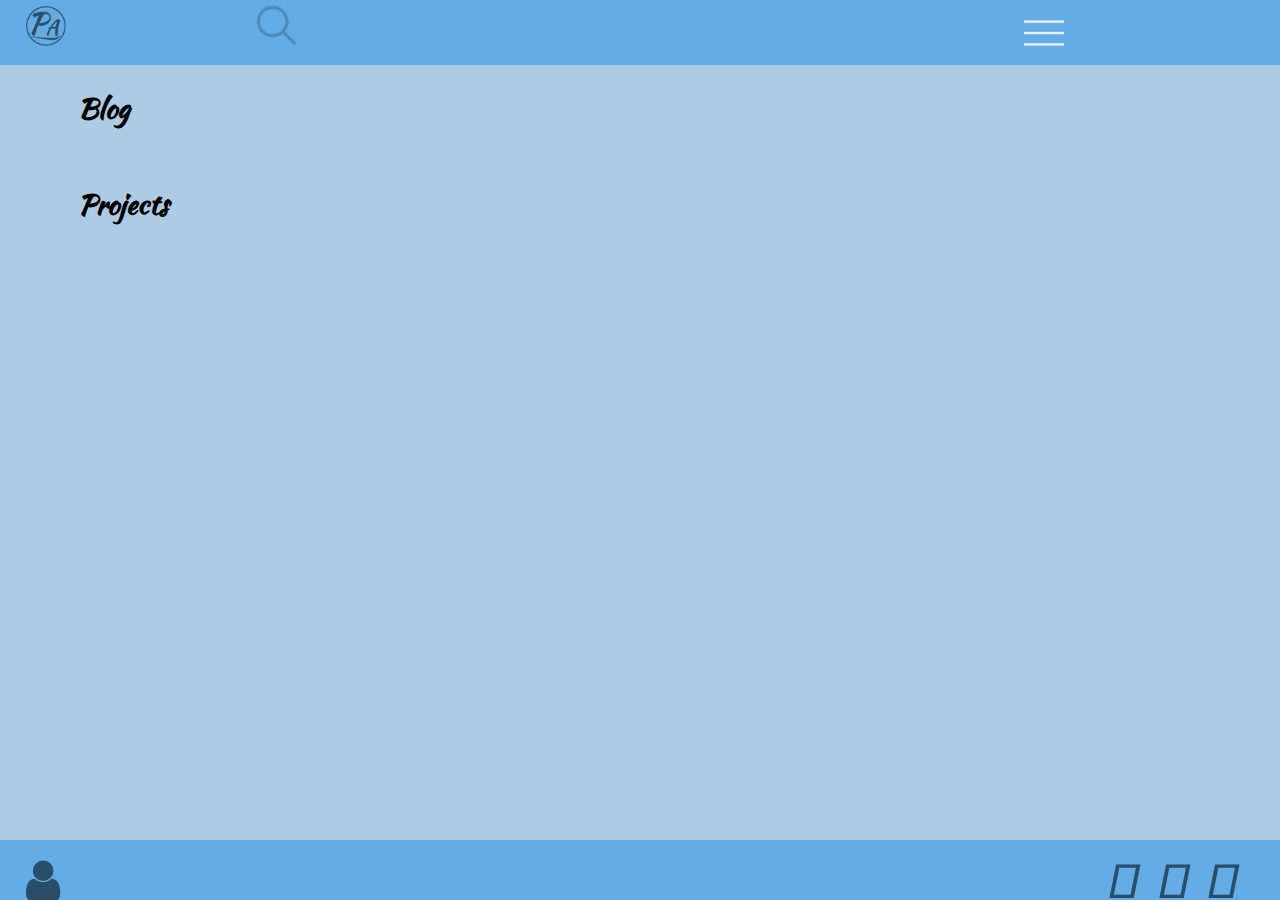
<file: index.html>
<!doctype html><html lang=nl-be dir=ltr prefix="og: http://ogp.me/ns#"><meta charset=UTF-8><meta http-equiv=X-UA-Compatible content="IE=edge,chrome=1"><meta name=viewport content="width=device-width,initial-scale=1,maximum-scale=1"><title>Home | New Media Development | Artevelde University College Ghent</title><meta name=description content="We educate future talents in Design for Print and Non-Print, Web- and App Development, Audio and Video Production, 2D- 3D Animations, Printing and Packaging and the whole Management of those Workflows."><meta name=description content="HTML5, CSS3, JavaScript, Sass, Handlebars, Gulp, Babel"><meta name=author content="Artevelde University College Ghent - Bachelor in the Graphical and Digital Media | New Media Development"><meta name=copyright content="Copyright 2010-17 Artevelde University College Ghent. All Rights Reserved."><meta property=og:type content=website><meta property=og:title content=">Mobile Development I | New Media Development | Artevelde University College Ghent"><meta property=og:description content="We educate future talents in Design for Print and Non-Print, Web- and App Development, Audio and Video Production, 2D- 3D Animations, Printing and Packaging and the whole Management of those Workflows."><meta property=og:url content=http://www.gdm.gent/ ><meta property=og:site_name content="Mobile Development I"><meta property=og:image content=assets/images/ahs.png><meta property=og:image:width content=129><meta property=og:image:height content=129><link rel=author type=text/plain href=/humans.txt><link rel=dns-prefetch href=//cdnjs.cloudflare.com><link rel=dns-prefetch href=//cdn.jsdelivr.net><link rel=dns-prefetch href=//fonts.googleapis.com><link rel=apple-touch-icon sizes=180x180 href=assets/images/icons/apple-touch-icon.png><link rel=icon type=image/png href=assets/images/icons/favicon-32x32.png sizes=32x32><link rel=icon type=image/png href=assets/images/icons/favicon-16x16.png sizes=16x16><link rel=manifest href=assets/images/icons/manifest.json><link rel=mask-icon href=assets/images/icons/safari-pinned-tab.svg color=#ee9900><link rel="shortcut icon" href=assets/images/icons/favicon.ico><meta name=apple-mobile-web-app-title content=GDM><meta name=application-name content=GDM><meta name=msapplication-config content=assets/images/icons/browserconfig.xml><meta name=theme-color content=#ffffff><link rel=stylesheet media=all href=assets/css/main.css><link rel=stylesheet href=https://use.fontawesome.com/releases/v5.2.0/css/all.css integrity=sha384-hWVjflwFxL6sNzntih27bfxkr27PmbbK/iSvJ+a4+0owXq79v+lsFkW54bOGbiDQ crossorigin=anonymous><div id=navigation><nav><div class=cross><a href=#><img src=assets/images/nav/cross.png alt=""></a></div><div class=clearfix></div><ul><li><a href=index.html>HOME</a></li><hr><li><a href=blog.html>BLOGS</a></li><hr><li><a class=profileBtnNav href=html/profile.html>PROFILE</a></li><hr><li><a href=projects.html>PROJECTS</a></li><hr><li><a href=contact.html>CONTACT</a></li><hr></ul></nav></div><div id=container><header><div class=logo><a href=index.html><img src=assets/images/nav/logo.png alt=""></a></div><div class=search><img src=assets/images/nav/search.png alt=""></div><div class=hamburger><img src=assets/images/nav/hamburger.png alt=""></div></header></div><main><div class=fb-grid__container><div class=fb-grid__row><div class=fb-grid__col-12><h2>Blog</h2></div></div><div class="fb-grid__row posts-container"></div><div class=fb-grid__row><div class=fb-grid__col-12><h2>Projects</h2></div></div><div class="fb-grid__row projects-container"></div></div></main><footer><div class=footerContainer><div class=userControls><a href=profile.html class=profile-btn><i class="fa fa-user fa-3x" aria-hidden=true></i></a></div><div class=socialMediaLinks><a href=https://www.facebook.com/GrafischeendigitalemediaArteveldehogeschool/ target=_blank class=facebook-btn><i class="fab fa-facebook fa-3x" aria-hidden=true></i></a> <a href=https://www.instagram.com/explore/locations/487127602/grafische-en-digitale-media-arteveldehogeschool/ target=_blank class=instagram-btn><i class="fab fa-instagram fa-3x" aria-hidden=true></i></a> <a href=https://twitter.com/arteveldegdm target=_blank class=twitter-btn><i class="fab fa-twitter-square fa-3x" aria-hidden=true></i></a></div></div></footer><script src=assets/js/main.min.js></script><script>(function(i,s,o,g,r,a,m){i['GoogleAnalyticsObject']=r;i[r]=i[r]||function(){
      (i[r].q=i[r].q||[]).push(arguments)},i[r].l=1*new Date();a=s.createElement(o),
      m=s.getElementsByTagName(o)[0];a.async=1;a.src=g;m.parentNode.insertBefore(a,m)
      })(window,document,'script','//www.google-analytics.com/analytics.js','ga');
      ga('create', 'UA-XXXXX-X', 'auto');
      ga('send', 'pageview');</script>
</file>
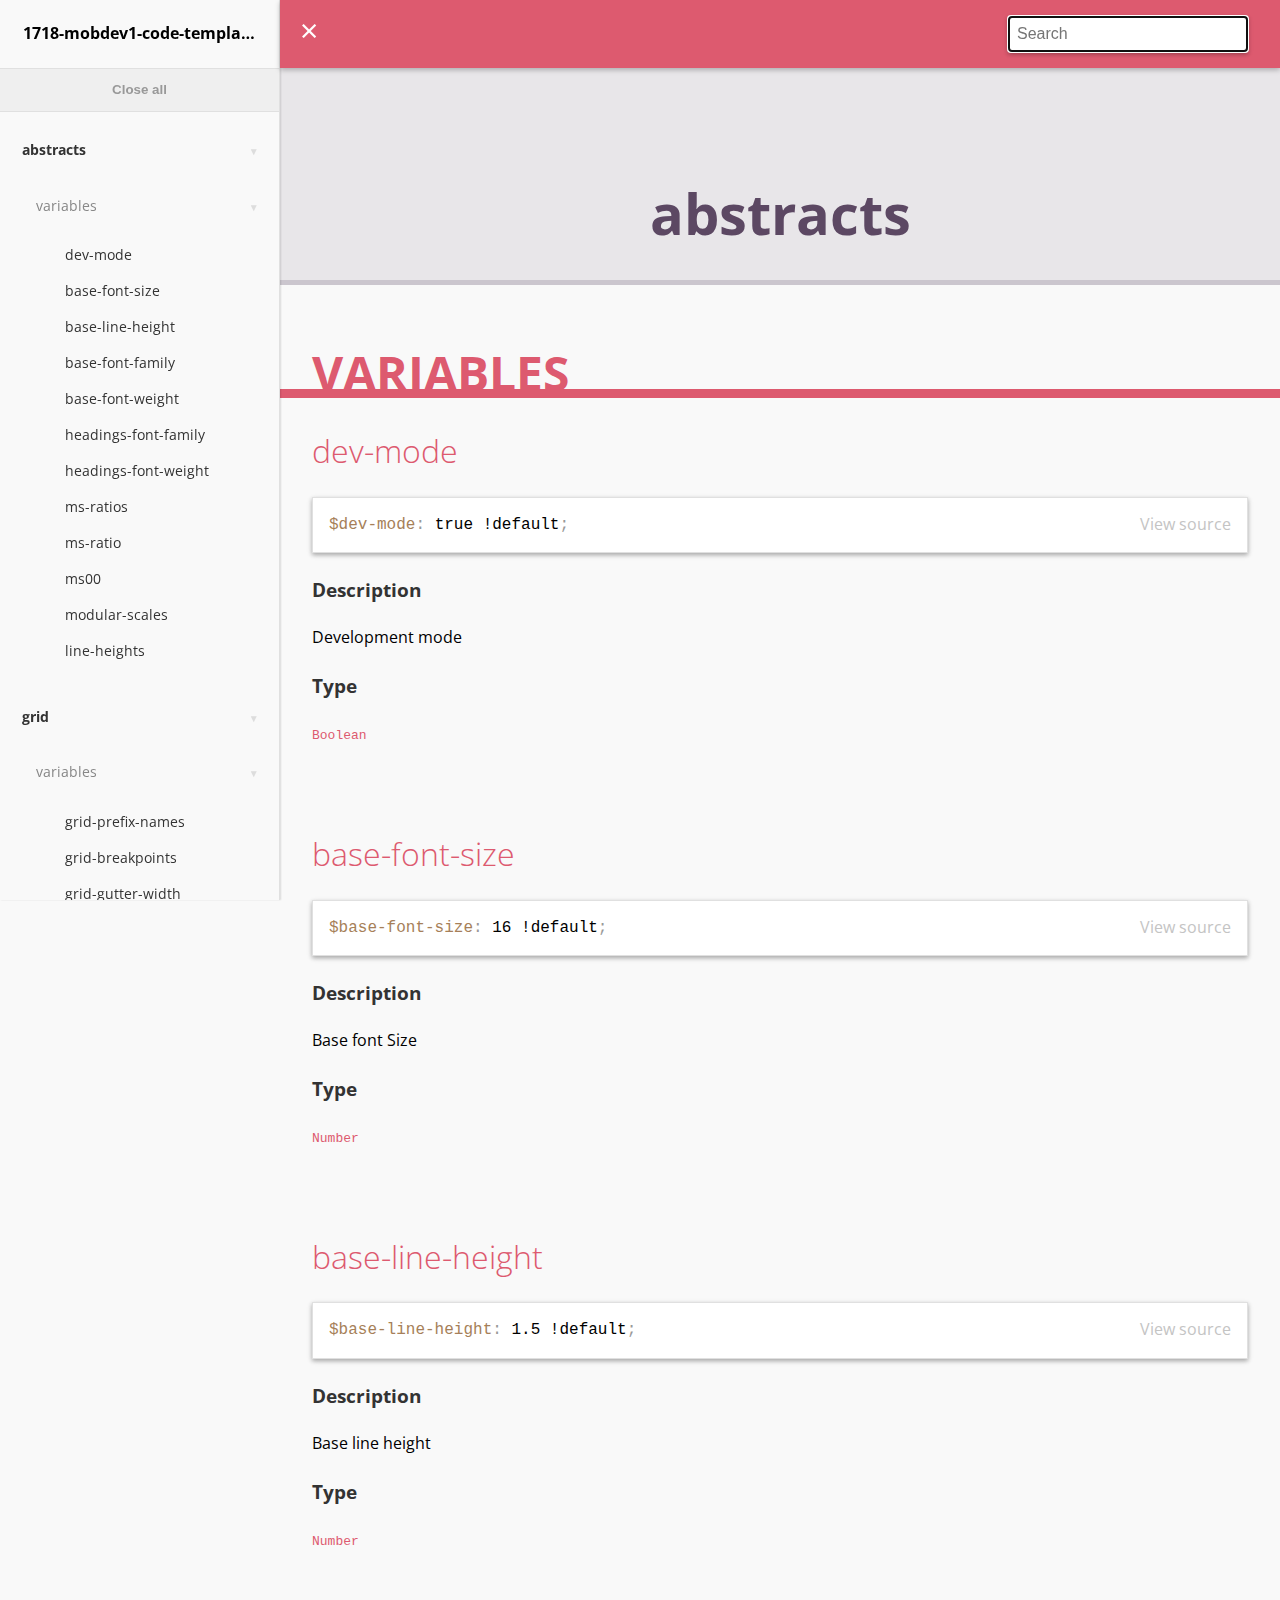
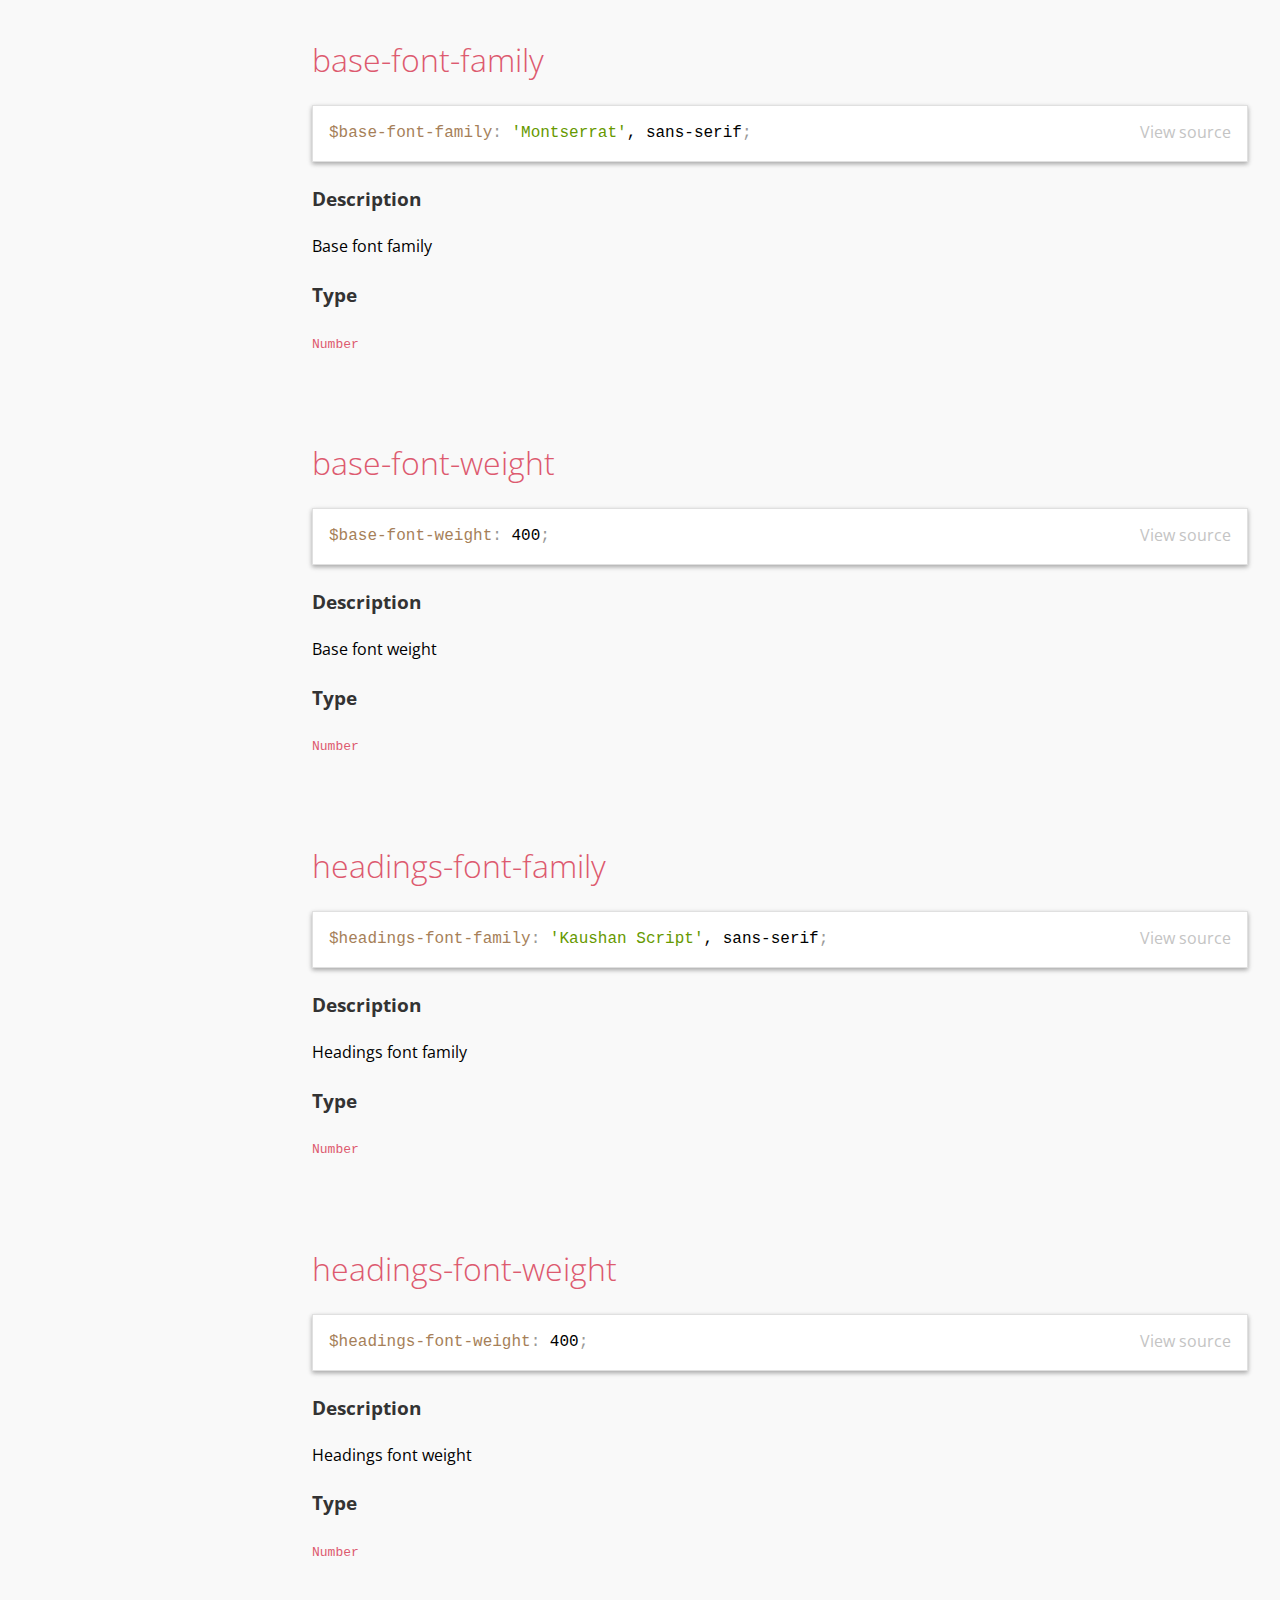
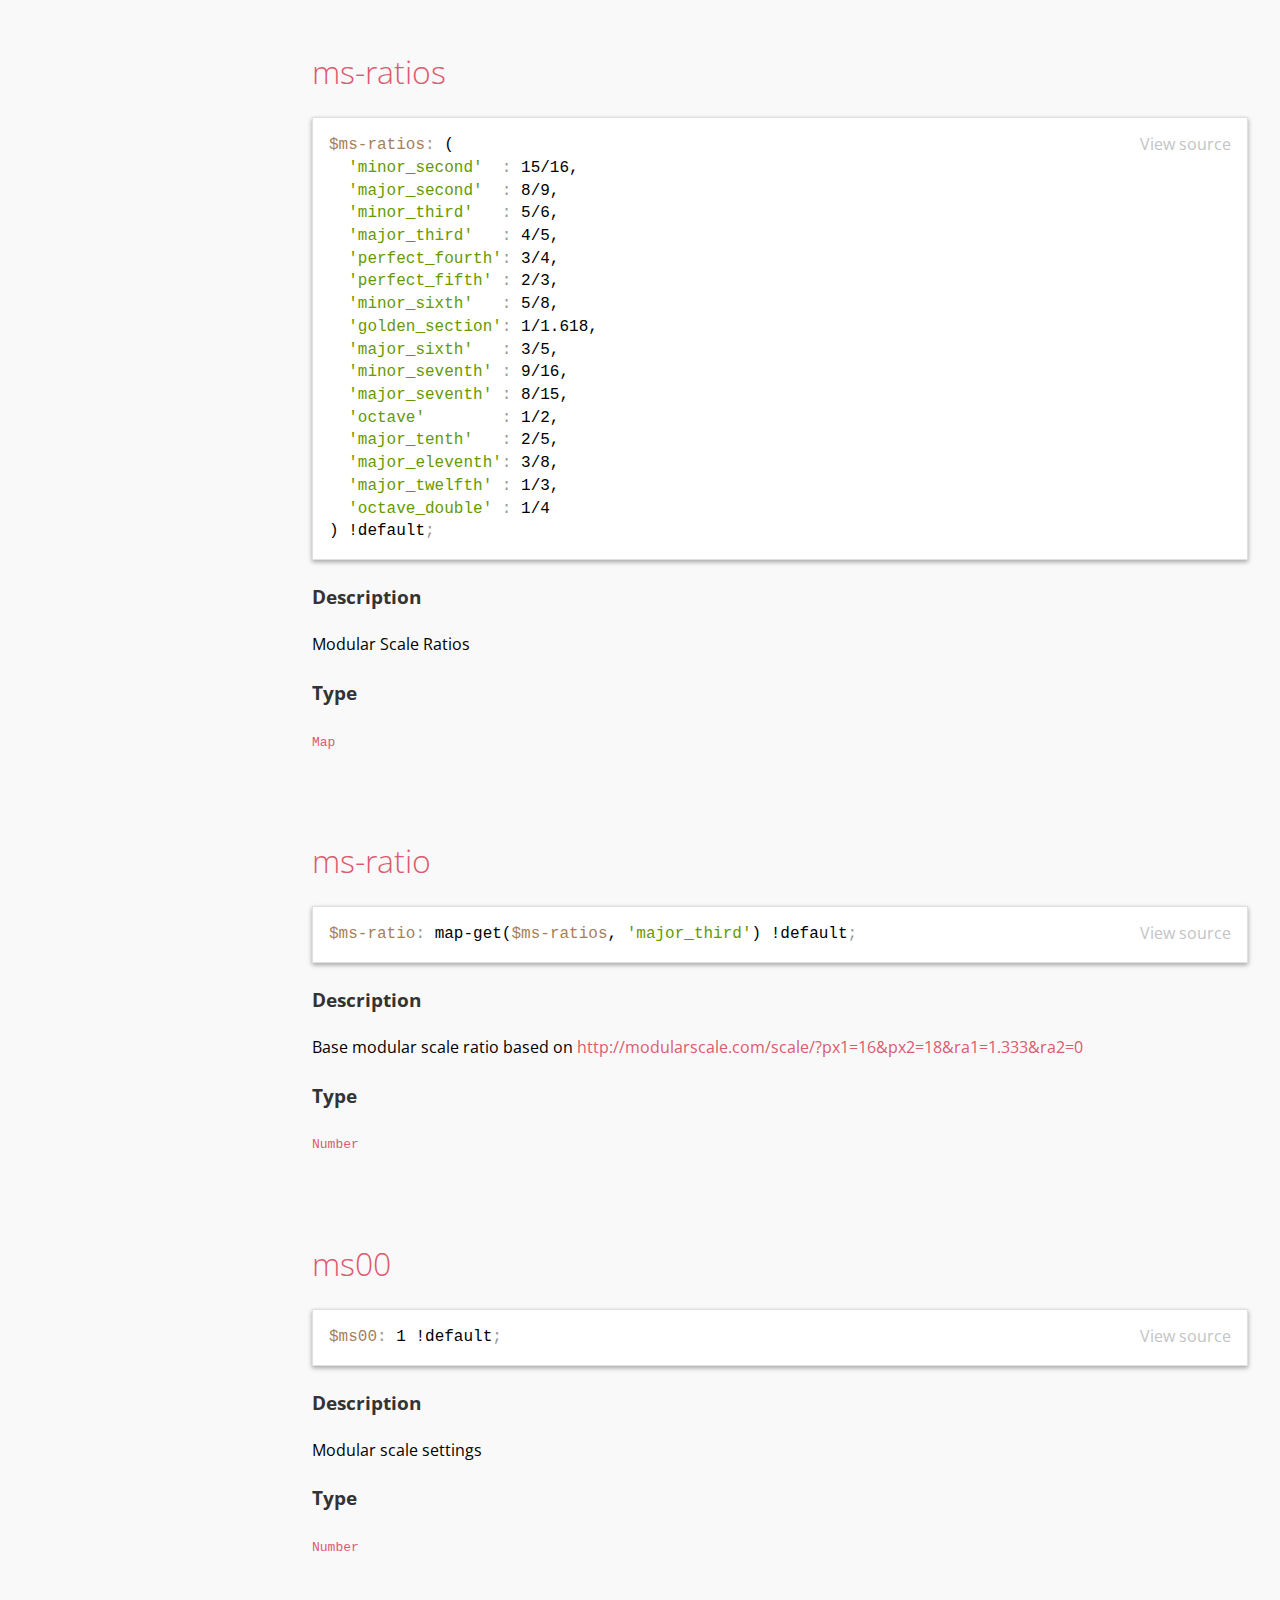
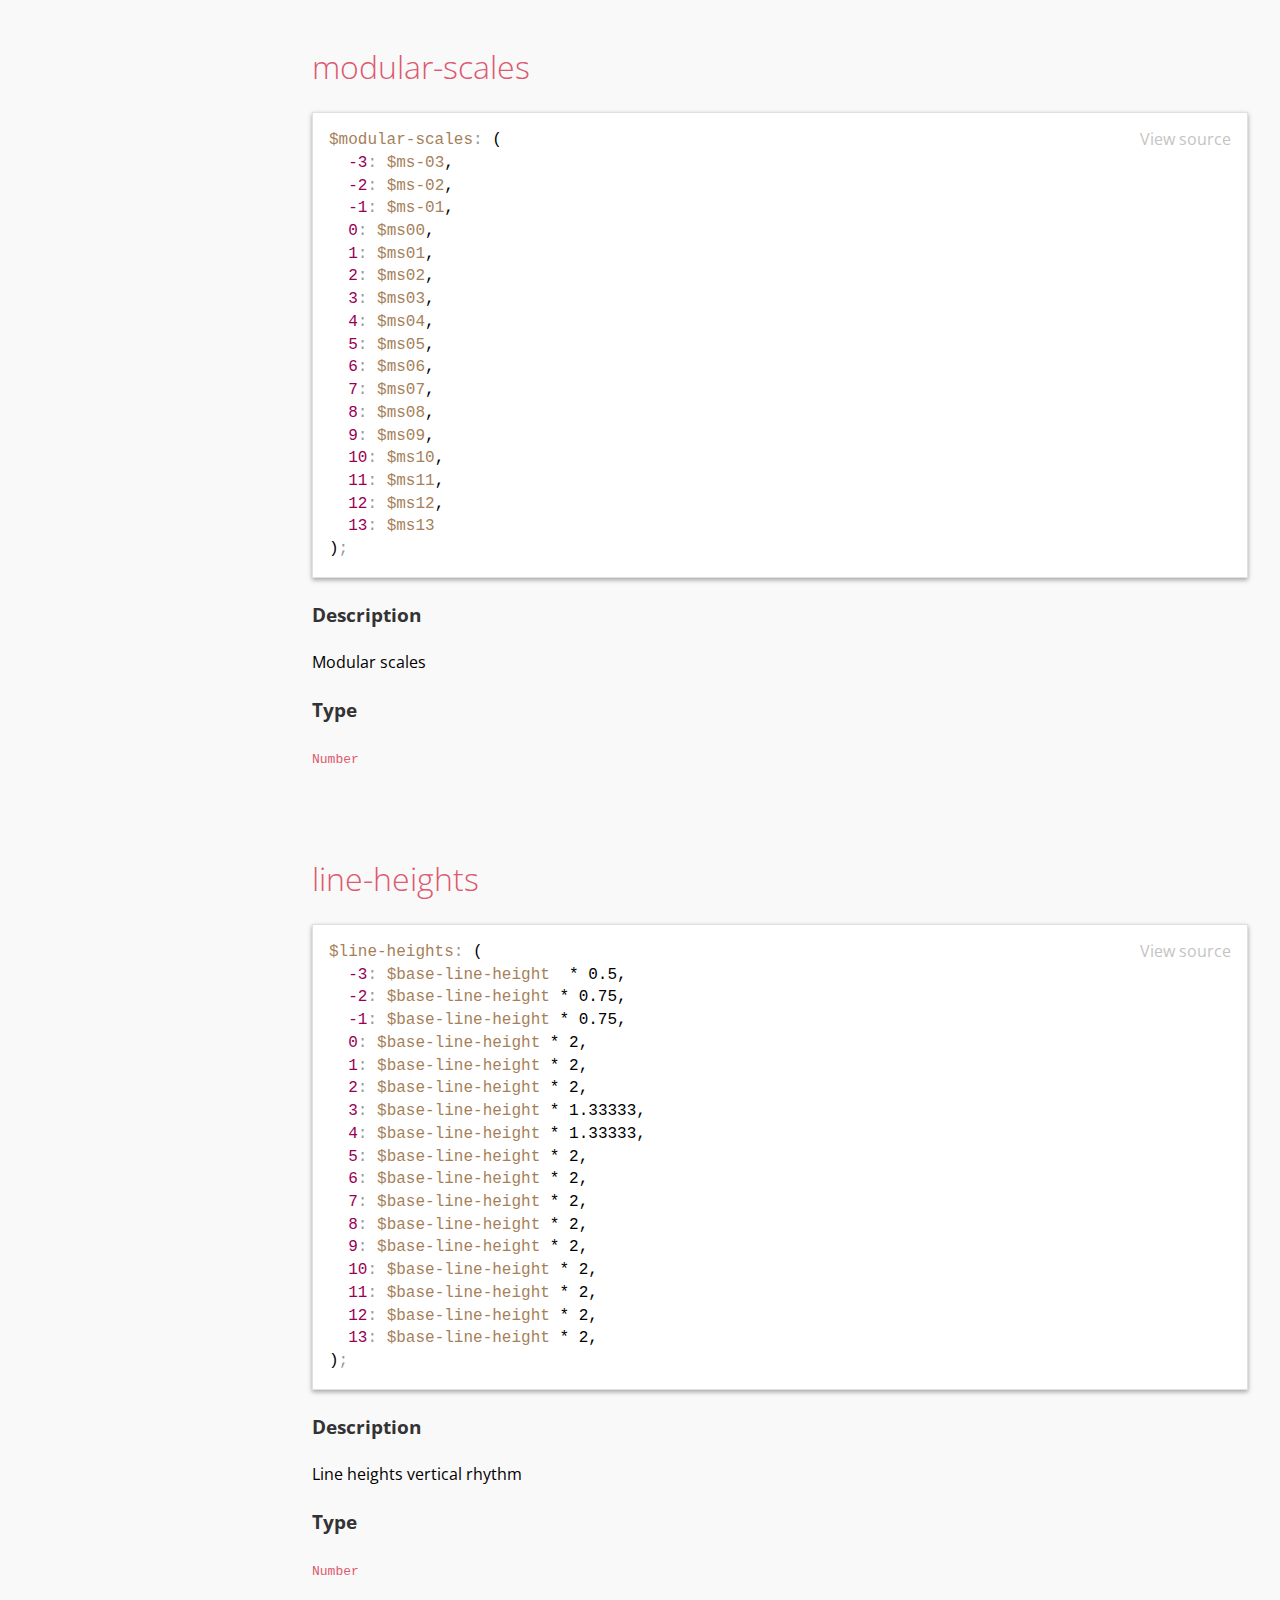
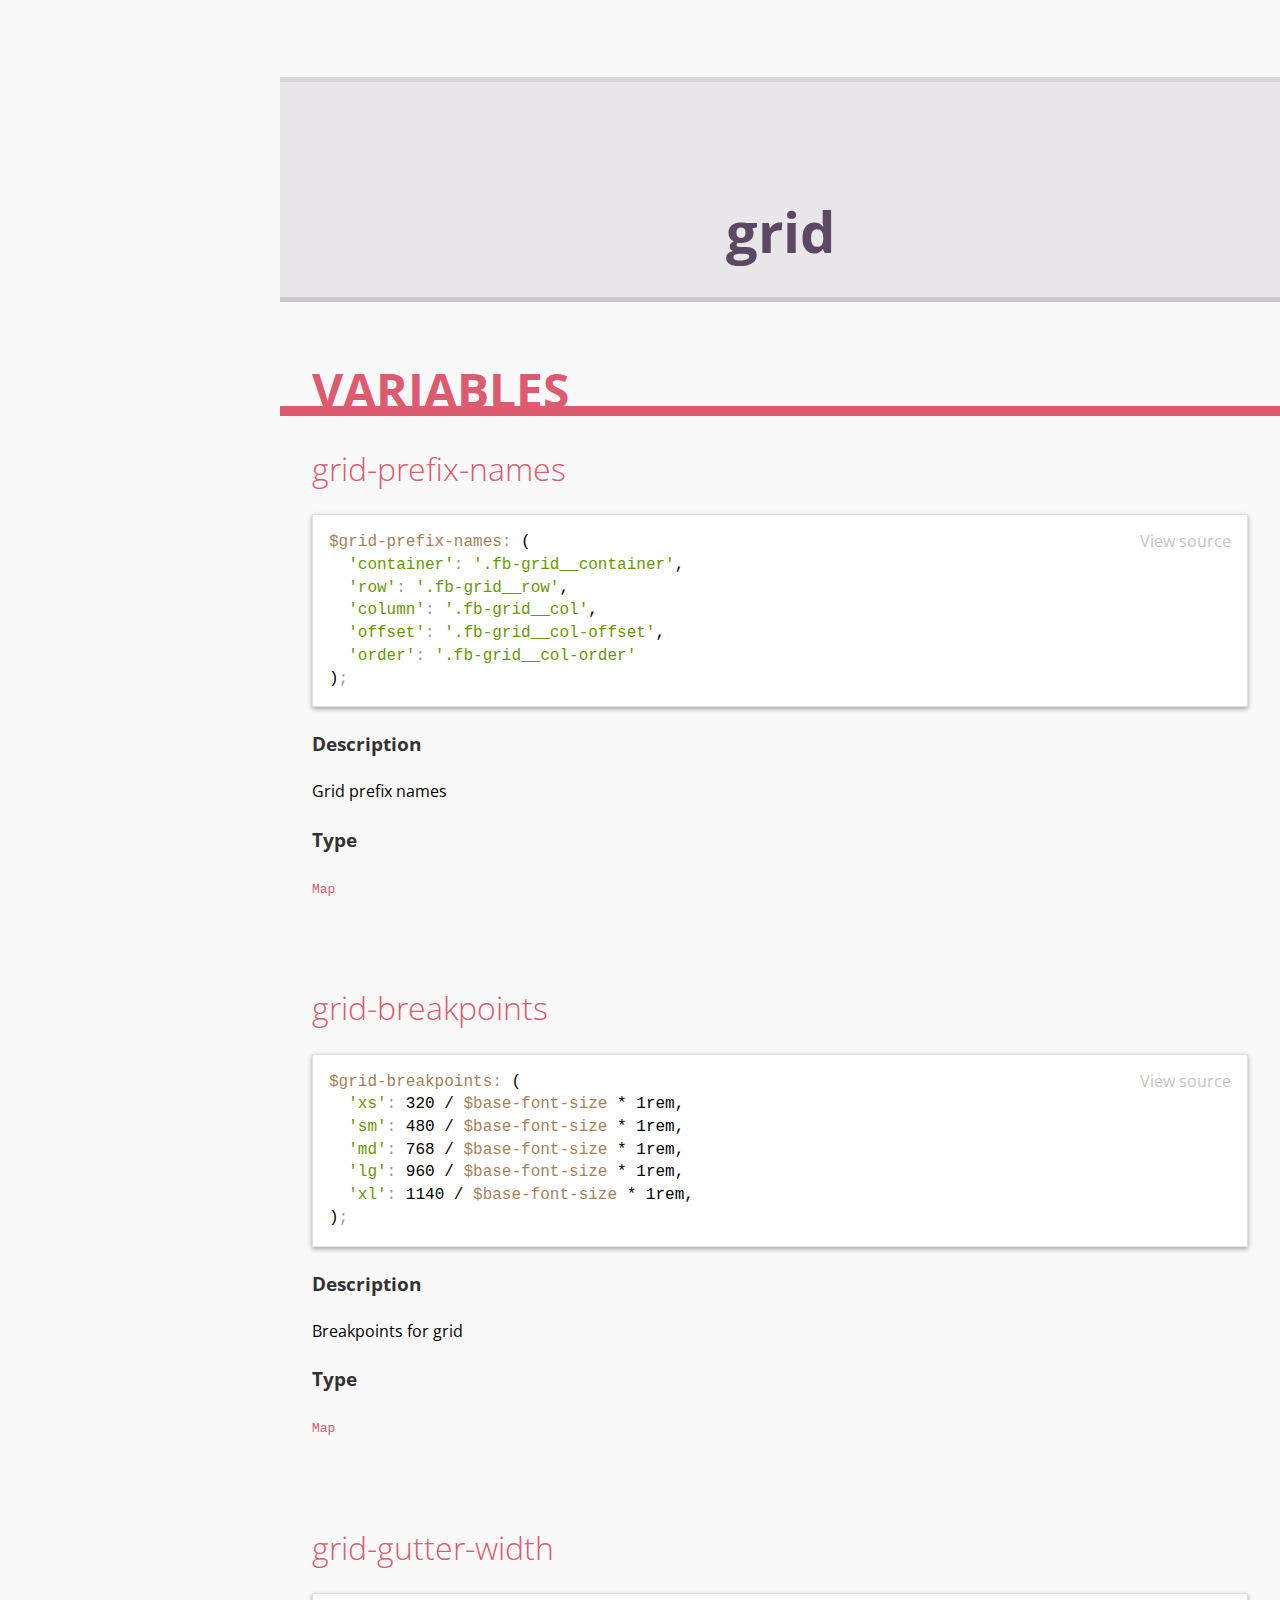
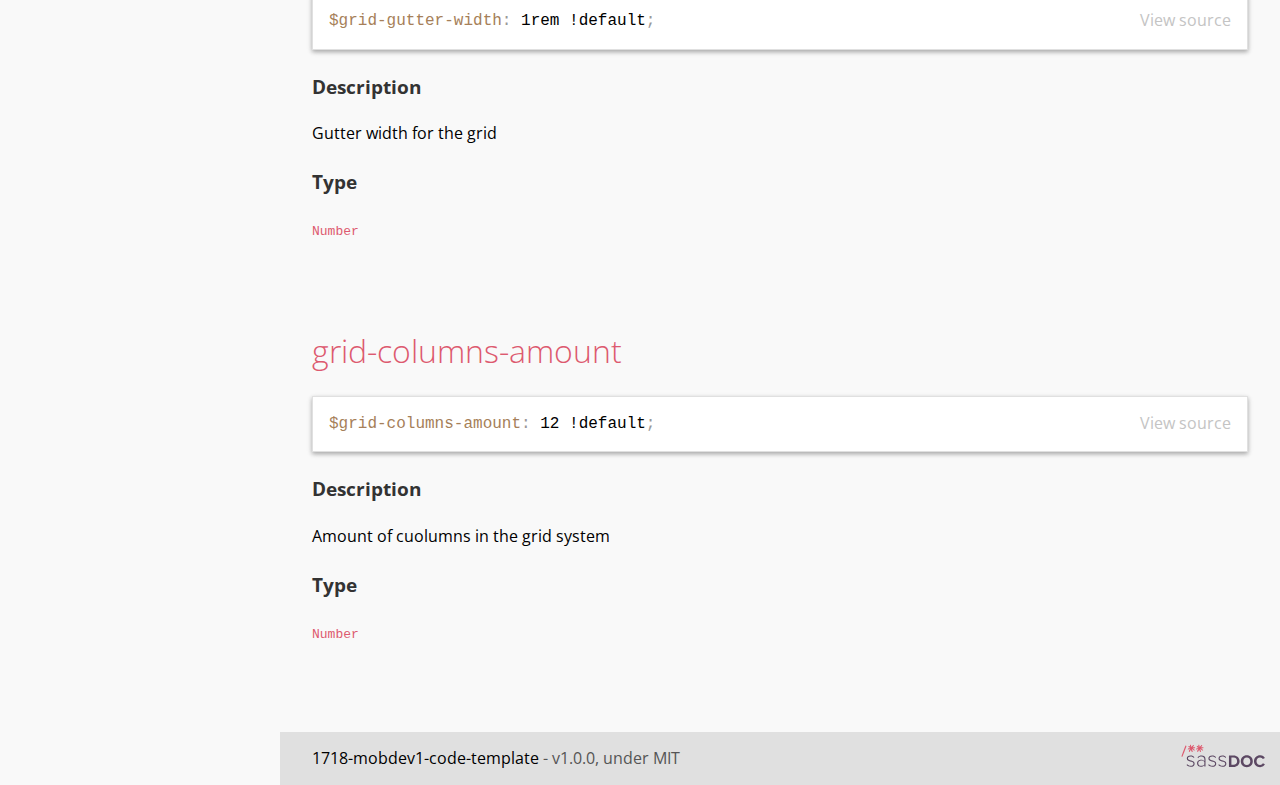
<file: sassdocs/index.html>
<!doctype html><html lang="en"><head><meta charset="utf-8"><title>1718-mobdev1-code-template - v1.0.0</title><link rel="stylesheet" href="assets/css/main.css"><link href="https://fonts.googleapis.com/css?family=Open+Sans:400,500,700" rel="stylesheet" type="text/css"><meta name="viewport" content="width=device-width"><meta content="IE=edge, chrome=1" http-equiv="X-UA-Compatible"><!-- Open Graph tags --><meta property="og:title" content="1718-mobdev1-code-template - SassDoc"><meta property="og:type" content="website"><meta property="og:description" content="<p>Code Template Mobile Development I</p>
"><!-- Thanks to Sass-lang.com for the icons --><link href="assets/images/favicon.png" rel="shortcut icon"></head><body><aside class="sidebar" role="nav"><div class="sidebar__header"><h1 class="sidebar__title">1718-mobdev1-code-template - 1.0.0</h1></div><div class="sidebar__body"><button type="button" class="btn-toggle js-btn-toggle" data-alt="Open all">Close all</button><p class="sidebar__item sidebar__item--heading" data-slug="abstracts"><a href="#abstracts">abstracts</a></p><div><p class="sidebar__item sidebar__item--sub-heading" data-slug="abstracts-variable"><a href="#abstracts-variable">variables</a></p><ul class="list-unstyled"><li class="sidebar__item sassdoc__item" data-group="abstracts" data-name="dev-mode" data-type="variable"><a href="#abstracts-variable-dev-mode">dev-mode</a></li><li class="sidebar__item sassdoc__item" data-group="abstracts" data-name="base-font-size" data-type="variable"><a href="#abstracts-variable-base-font-size">base-font-size</a></li><li class="sidebar__item sassdoc__item" data-group="abstracts" data-name="base-line-height" data-type="variable"><a href="#abstracts-variable-base-line-height">base-line-height</a></li><li class="sidebar__item sassdoc__item" data-group="abstracts" data-name="base-font-family" data-type="variable"><a href="#abstracts-variable-base-font-family">base-font-family</a></li><li class="sidebar__item sassdoc__item" data-group="abstracts" data-name="base-font-weight" data-type="variable"><a href="#abstracts-variable-base-font-weight">base-font-weight</a></li><li class="sidebar__item sassdoc__item" data-group="abstracts" data-name="headings-font-family" data-type="variable"><a href="#abstracts-variable-headings-font-family">headings-font-family</a></li><li class="sidebar__item sassdoc__item" data-group="abstracts" data-name="headings-font-weight" data-type="variable"><a href="#abstracts-variable-headings-font-weight">headings-font-weight</a></li><li class="sidebar__item sassdoc__item" data-group="abstracts" data-name="ms-ratios" data-type="variable"><a href="#abstracts-variable-ms-ratios">ms-ratios</a></li><li class="sidebar__item sassdoc__item" data-group="abstracts" data-name="ms-ratio" data-type="variable"><a href="#abstracts-variable-ms-ratio">ms-ratio</a></li><li class="sidebar__item sassdoc__item" data-group="abstracts" data-name="ms00" data-type="variable"><a href="#abstracts-variable-ms00">ms00</a></li><li class="sidebar__item sassdoc__item" data-group="abstracts" data-name="modular-scales" data-type="variable"><a href="#abstracts-variable-modular-scales">modular-scales</a></li><li class="sidebar__item sassdoc__item" data-group="abstracts" data-name="line-heights" data-type="variable"><a href="#abstracts-variable-line-heights">line-heights</a></li></ul></div><p class="sidebar__item sidebar__item--heading" data-slug="grid"><a href="#grid">grid</a></p><div><p class="sidebar__item sidebar__item--sub-heading" data-slug="grid-variable"><a href="#grid-variable">variables</a></p><ul class="list-unstyled"><li class="sidebar__item sassdoc__item" data-group="grid" data-name="grid-prefix-names" data-type="variable"><a href="#grid-variable-grid-prefix-names">grid-prefix-names</a></li><li class="sidebar__item sassdoc__item" data-group="grid" data-name="grid-breakpoints" data-type="variable"><a href="#grid-variable-grid-breakpoints">grid-breakpoints</a></li><li class="sidebar__item sassdoc__item" data-group="grid" data-name="grid-gutter-width" data-type="variable"><a href="#grid-variable-grid-gutter-width">grid-gutter-width</a></li><li class="sidebar__item sassdoc__item" data-group="grid" data-name="grid-columns-amount" data-type="variable"><a href="#grid-variable-grid-columns-amount">grid-columns-amount</a></li></ul></div></div></aside><article class="main" role="main"><header class="header" role="banner"><div class="container"><div class="sassdoc__searchbar searchbar"><label for="js-search-input" class="visually-hidden">Search</label><div class="searchbar__form" id="js-search"><input name="search" type="search" class="searchbar__field" autocomplete="off" autofocus id="js-search-input" placeholder="Search"><ul class="searchbar__suggestions" id="js-search-suggestions"></ul></div></div></div></header><section class="main__section"><h1 class="main__heading" id="abstracts"><div class="container">abstracts</div></h1><section class="main__sub-section" id="abstracts-variable"><h2 class="main__heading--secondary"><div class="container">variables</div></h2><section class="main__item container item" id="abstracts-variable-dev-mode"><h3 class="item__heading"><a class="item__name" href="#variable-dev-mode">dev-mode</a></h3><div class="item__code-wrapper"><pre class="item__code language-scss"><code>$dev-mode: true !default;</code></pre><a href="https://github.com/SassDoc/sassdoc/abstracts\variables\_core.scss#L5-L5" class="item__source-link" target="_blank">View source</a></div><h3 class="item__sub-heading">Description</h3><div class="item__description"><p>Development mode</p></div><h3 class="item__sub-heading">Type</h3><p><code>Boolean</code></p></section><section class="main__item container item" id="abstracts-variable-base-font-size"><h3 class="item__heading"><a class="item__name" href="#variable-base-font-size">base-font-size</a></h3><div class="item__code-wrapper"><pre class="item__code language-scss"><code>$base-font-size: 16 !default;</code></pre><a href="https://github.com/SassDoc/sassdoc/abstracts\variables\_core.scss#L11-L11" class="item__source-link" target="_blank">View source</a></div><h3 class="item__sub-heading">Description</h3><div class="item__description"><p>Base font Size</p></div><h3 class="item__sub-heading">Type</h3><p><code>Number</code></p></section><section class="main__item container item" id="abstracts-variable-base-line-height"><h3 class="item__heading"><a class="item__name" href="#variable-base-line-height">base-line-height</a></h3><div class="item__code-wrapper"><pre class="item__code language-scss"><code>$base-line-height: 1.5 !default;</code></pre><a href="https://github.com/SassDoc/sassdoc/abstracts\variables\_core.scss#L17-L17" class="item__source-link" target="_blank">View source</a></div><h3 class="item__sub-heading">Description</h3><div class="item__description"><p>Base line height</p></div><h3 class="item__sub-heading">Type</h3><p><code>Number</code></p></section><section class="main__item container item" id="abstracts-variable-base-font-family"><h3 class="item__heading"><a class="item__name" href="#variable-base-font-family">base-font-family</a></h3><div class="item__code-wrapper"><pre class="item__code language-scss"><code>$base-font-family: &#39;Montserrat&#39;, sans-serif;</code></pre><a href="https://github.com/SassDoc/sassdoc/abstracts\variables\_core.scss#L23-L23" class="item__source-link" target="_blank">View source</a></div><h3 class="item__sub-heading">Description</h3><div class="item__description"><p>Base font family</p></div><h3 class="item__sub-heading">Type</h3><p><code>Number</code></p></section><section class="main__item container item" id="abstracts-variable-base-font-weight"><h3 class="item__heading"><a class="item__name" href="#variable-base-font-weight">base-font-weight</a></h3><div class="item__code-wrapper"><pre class="item__code language-scss"><code>$base-font-weight: 400;</code></pre><a href="https://github.com/SassDoc/sassdoc/abstracts\variables\_core.scss#L29-L29" class="item__source-link" target="_blank">View source</a></div><h3 class="item__sub-heading">Description</h3><div class="item__description"><p>Base font weight</p></div><h3 class="item__sub-heading">Type</h3><p><code>Number</code></p></section><section class="main__item container item" id="abstracts-variable-headings-font-family"><h3 class="item__heading"><a class="item__name" href="#variable-headings-font-family">headings-font-family</a></h3><div class="item__code-wrapper"><pre class="item__code language-scss"><code>$headings-font-family: &#39;Kaushan Script&#39;, sans-serif;</code></pre><a href="https://github.com/SassDoc/sassdoc/abstracts\variables\_core.scss#L35-L35" class="item__source-link" target="_blank">View source</a></div><h3 class="item__sub-heading">Description</h3><div class="item__description"><p>Headings font family</p></div><h3 class="item__sub-heading">Type</h3><p><code>Number</code></p></section><section class="main__item container item" id="abstracts-variable-headings-font-weight"><h3 class="item__heading"><a class="item__name" href="#variable-headings-font-weight">headings-font-weight</a></h3><div class="item__code-wrapper"><pre class="item__code language-scss"><code>$headings-font-weight: 400;</code></pre><a href="https://github.com/SassDoc/sassdoc/abstracts\variables\_core.scss#L41-L41" class="item__source-link" target="_blank">View source</a></div><h3 class="item__sub-heading">Description</h3><div class="item__description"><p>Headings font weight</p></div><h3 class="item__sub-heading">Type</h3><p><code>Number</code></p></section><section class="main__item container item" id="abstracts-variable-ms-ratios"><h3 class="item__heading"><a class="item__name" href="#variable-ms-ratios">ms-ratios</a></h3><div class="item__code-wrapper"><pre class="item__code language-scss"><code>$ms-ratios: (
  &#39;minor_second&#39;  : 15/16,
  &#39;major_second&#39;  : 8/9,
  &#39;minor_third&#39;   : 5/6,
  &#39;major_third&#39;   : 4/5,
  &#39;perfect_fourth&#39;: 3/4,
  &#39;perfect_fifth&#39; : 2/3,
  &#39;minor_sixth&#39;   : 5/8,
  &#39;golden_section&#39;: 1/1.618,
  &#39;major_sixth&#39;   : 3/5,
  &#39;minor_seventh&#39; : 9/16,
  &#39;major_seventh&#39; : 8/15,
  &#39;octave&#39;        : 1/2,
  &#39;major_tenth&#39;   : 2/5,
  &#39;major_eleventh&#39;: 3/8,
  &#39;major_twelfth&#39; : 1/3,
  &#39;octave_double&#39; : 1/4
) !default;</code></pre><a href="https://github.com/SassDoc/sassdoc/abstracts\variables\_core.scss#L47-L64" class="item__source-link" target="_blank">View source</a></div><h3 class="item__sub-heading">Description</h3><div class="item__description"><p>Modular Scale Ratios</p></div><h3 class="item__sub-heading">Type</h3><p><code>Map</code></p></section><section class="main__item container item" id="abstracts-variable-ms-ratio"><h3 class="item__heading"><a class="item__name" href="#variable-ms-ratio">ms-ratio</a></h3><div class="item__code-wrapper"><pre class="item__code language-scss"><code>$ms-ratio: map-get($ms-ratios, &#39;major_third&#39;) !default;</code></pre><a href="https://github.com/SassDoc/sassdoc/abstracts\variables\_core.scss#L71-L71" class="item__source-link" target="_blank">View source</a></div><h3 class="item__sub-heading">Description</h3><div class="item__description"><p>Base modular scale ratio based on <a href="http://modularscale.com/scale/?px1=16&amp;px2=18&amp;ra1=1.333&amp;ra2=0">http://modularscale.com/scale/?px1=16&amp;px2=18&amp;ra1=1.333&amp;ra2=0</a></p></div><h3 class="item__sub-heading">Type</h3><p><code>Number</code></p></section><section class="main__item container item" id="abstracts-variable-ms00"><h3 class="item__heading"><a class="item__name" href="#variable-ms00">ms00</a></h3><div class="item__code-wrapper"><pre class="item__code language-scss"><code>$ms00: 1 !default;</code></pre><a href="https://github.com/SassDoc/sassdoc/abstracts\variables\_core.scss#L77-L77" class="item__source-link" target="_blank">View source</a></div><h3 class="item__sub-heading">Description</h3><div class="item__description"><p>Modular scale settings</p></div><h3 class="item__sub-heading">Type</h3><p><code>Number</code></p></section><section class="main__item container item" id="abstracts-variable-modular-scales"><h3 class="item__heading"><a class="item__name" href="#variable-modular-scales">modular-scales</a></h3><div class="item__code-wrapper"><pre class="item__code language-scss"><code>$modular-scales: (
  -3: $ms-03,
  -2: $ms-02,
  -1: $ms-01,
  0: $ms00,
  1: $ms01,
  2: $ms02,
  3: $ms03,
  4: $ms04,
  5: $ms05,
  6: $ms06,
  7: $ms07,
  8: $ms08,
  9: $ms09,
  10: $ms10,
  11: $ms11,
  12: $ms12,
  13: $ms13
);</code></pre><a href="https://github.com/SassDoc/sassdoc/abstracts\variables\_core.scss#L99-L117" class="item__source-link" target="_blank">View source</a></div><h3 class="item__sub-heading">Description</h3><div class="item__description"><p>Modular scales</p></div><h3 class="item__sub-heading">Type</h3><p><code>Number</code></p></section><section class="main__item container item" id="abstracts-variable-line-heights"><h3 class="item__heading"><a class="item__name" href="#variable-line-heights">line-heights</a></h3><div class="item__code-wrapper"><pre class="item__code language-scss"><code>$line-heights: (
  -3: $base-line-height  * 0.5,
  -2: $base-line-height * 0.75,
  -1: $base-line-height * 0.75,
  0: $base-line-height * 2,
  1: $base-line-height * 2,
  2: $base-line-height * 2,
  3: $base-line-height * 1.33333,
  4: $base-line-height * 1.33333,
  5: $base-line-height * 2,
  6: $base-line-height * 2,
  7: $base-line-height * 2,
  8: $base-line-height * 2,
  9: $base-line-height * 2,
  10: $base-line-height * 2,
  11: $base-line-height * 2,
  12: $base-line-height * 2,
  13: $base-line-height * 2,
);</code></pre><a href="https://github.com/SassDoc/sassdoc/abstracts\variables\_core.scss#L123-L141" class="item__source-link" target="_blank">View source</a></div><h3 class="item__sub-heading">Description</h3><div class="item__description"><p>Line heights vertical rhythm</p></div><h3 class="item__sub-heading">Type</h3><p><code>Number</code></p></section></section></section><section class="main__section"><h1 class="main__heading" id="grid"><div class="container">grid</div></h1><section class="main__sub-section" id="grid-variable"><h2 class="main__heading--secondary"><div class="container">variables</div></h2><section class="main__item container item" id="grid-variable-grid-prefix-names"><h3 class="item__heading"><a class="item__name" href="#variable-grid-prefix-names">grid-prefix-names</a></h3><div class="item__code-wrapper"><pre class="item__code language-scss"><code>$grid-prefix-names: (
  &#39;container&#39;: &#39;.fb-grid__container&#39;,
  &#39;row&#39;: &#39;.fb-grid__row&#39;,
  &#39;column&#39;: &#39;.fb-grid__col&#39;,
  &#39;offset&#39;: &#39;.fb-grid__col-offset&#39;,
  &#39;order&#39;: &#39;.fb-grid__col-order&#39;
);</code></pre><a href="https://github.com/SassDoc/sassdoc/abstracts\variables\_grid.scss#L5-L11" class="item__source-link" target="_blank">View source</a></div><h3 class="item__sub-heading">Description</h3><div class="item__description"><p>Grid prefix names</p></div><h3 class="item__sub-heading">Type</h3><p><code>Map</code></p></section><section class="main__item container item" id="grid-variable-grid-breakpoints"><h3 class="item__heading"><a class="item__name" href="#variable-grid-breakpoints">grid-breakpoints</a></h3><div class="item__code-wrapper"><pre class="item__code language-scss"><code>$grid-breakpoints: (
  &#39;xs&#39;: 320 / $base-font-size * 1rem,
  &#39;sm&#39;: 480 / $base-font-size * 1rem,
  &#39;md&#39;: 768 / $base-font-size * 1rem,
  &#39;lg&#39;: 960 / $base-font-size * 1rem,
  &#39;xl&#39;: 1140 / $base-font-size * 1rem,
);</code></pre><a href="https://github.com/SassDoc/sassdoc/abstracts\variables\_grid.scss#L17-L23" class="item__source-link" target="_blank">View source</a></div><h3 class="item__sub-heading">Description</h3><div class="item__description"><p>Breakpoints for grid</p></div><h3 class="item__sub-heading">Type</h3><p><code>Map</code></p></section><section class="main__item container item" id="grid-variable-grid-gutter-width"><h3 class="item__heading"><a class="item__name" href="#variable-grid-gutter-width">grid-gutter-width</a></h3><div class="item__code-wrapper"><pre class="item__code language-scss"><code>$grid-gutter-width: 1rem !default;</code></pre><a href="https://github.com/SassDoc/sassdoc/abstracts\variables\_grid.scss#L29-L29" class="item__source-link" target="_blank">View source</a></div><h3 class="item__sub-heading">Description</h3><div class="item__description"><p>Gutter width for the grid</p></div><h3 class="item__sub-heading">Type</h3><p><code>Number</code></p></section><section class="main__item container item" id="grid-variable-grid-columns-amount"><h3 class="item__heading"><a class="item__name" href="#variable-grid-columns-amount">grid-columns-amount</a></h3><div class="item__code-wrapper"><pre class="item__code language-scss"><code>$grid-columns-amount: 12 !default;</code></pre><a href="https://github.com/SassDoc/sassdoc/abstracts\variables\_grid.scss#L35-L35" class="item__source-link" target="_blank">View source</a></div><h3 class="item__sub-heading">Description</h3><div class="item__description"><p>Amount of cuolumns in the grid system</p></div><h3 class="item__sub-heading">Type</h3><p><code>Number</code></p></section></section></section><footer class="footer" role="contentinfo"><div class="container"><div class="footer__project-info project-info"><!-- Name and URL --> <span class="project-info__name">1718-mobdev1-code-template</span><!-- Version --> <span class="project-info__version">- v1.0.0</span><!-- License --> <span class="project-info__license">, under MIT</span></div><a class="footer__watermark" href="http://sassdoc.com"><img src="assets/images/logo_light_inline.svg" alt="SassDoc Logo"></a></div></footer></article><script src="https://ajax.googleapis.com/ajax/libs/jquery/2.1.1/jquery.min.js"></script><script>window.jQuery || document.write('<script src="assets/js/vendor/jquery.min.js"><\/script>')</script><script src="assets/js/main.min.js"></script></body></html>
</file>
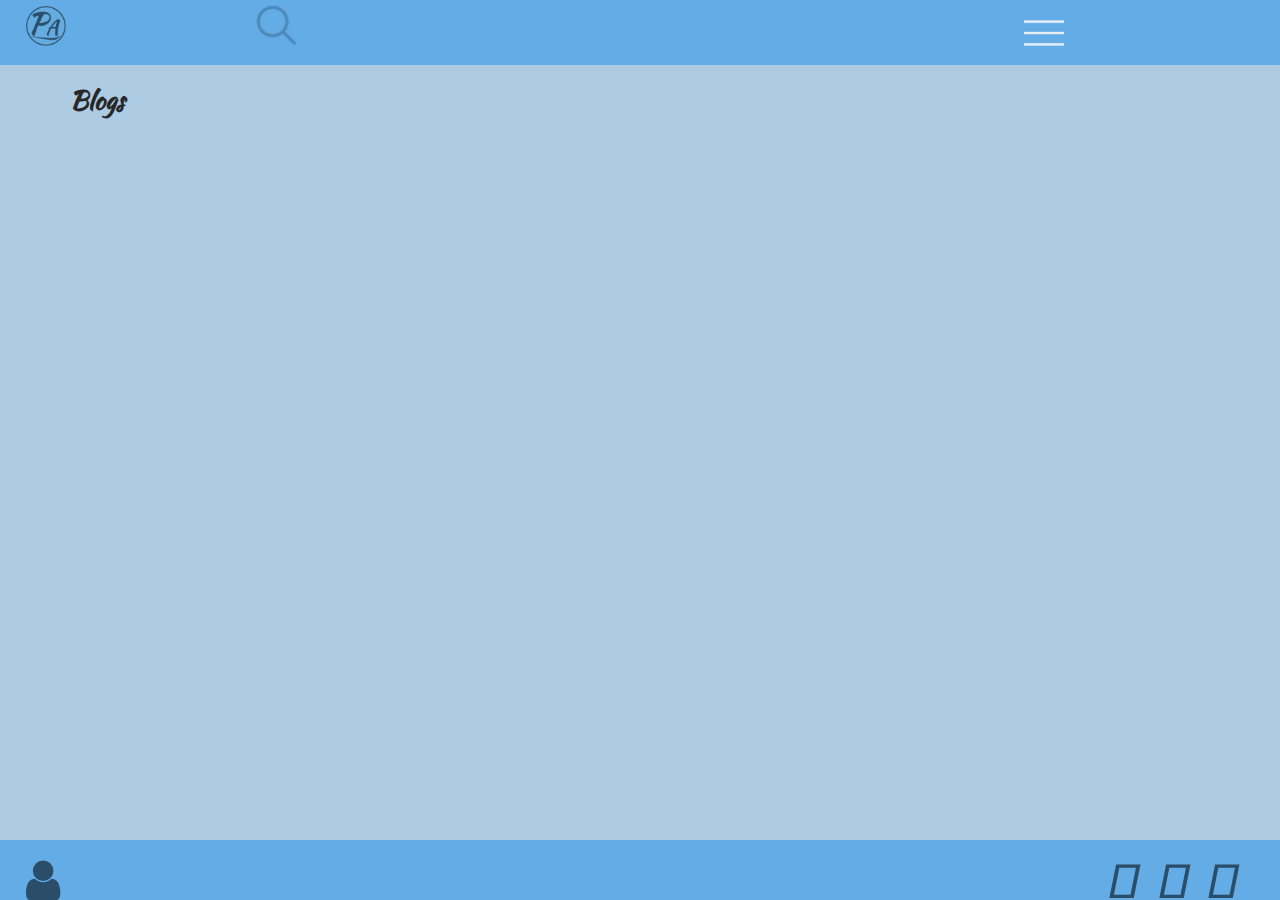
<file: blog.html>
<!doctype html><html lang=nl-be dir=ltr prefix="og: http://ogp.me/ns#"><meta charset=UTF-8><meta http-equiv=X-UA-Compatible content="IE=edge,chrome=1"><meta name=viewport content="width=device-width,initial-scale=1,maximum-scale=1"><title>Blog | New Media Development | Artevelde University College Ghent</title><meta name=description content="We educate future talents in Design for Print and Non-Print, Web- and App Development, Audio and Video Production, 2D- 3D Animations, Printing and Packaging and the whole Management of those Workflows."><meta name=description content="HTML5, CSS3, JavaScript, Sass, Handlebars, Gulp, Babel"><meta name=author content="Artevelde University College Ghent - Bachelor in the Graphical and Digital Media | New Media Development"><meta name=copyright content="Copyright 2010-17 Artevelde University College Ghent. All Rights Reserved."><meta property=og:type content=website><meta property=og:title content=">Mobile Development I | New Media Development | Artevelde University College Ghent"><meta property=og:description content="We educate future talents in Design for Print and Non-Print, Web- and App Development, Audio and Video Production, 2D- 3D Animations, Printing and Packaging and the whole Management of those Workflows."><meta property=og:url content=http://www.gdm.gent/ ><meta property=og:site_name content="Mobile Development I"><meta property=og:image content=assets/images/ahs.png><meta property=og:image:width content=129><meta property=og:image:height content=129><link rel=author type=text/plain href=/humans.txt><link rel=dns-prefetch href=//cdnjs.cloudflare.com><link rel=dns-prefetch href=//cdn.jsdelivr.net><link rel=dns-prefetch href=//fonts.googleapis.com><link rel=apple-touch-icon sizes=180x180 href=assets/images/icons/apple-touch-icon.png><link rel=icon type=image/png href=assets/images/icons/favicon-32x32.png sizes=32x32><link rel=icon type=image/png href=assets/images/icons/favicon-16x16.png sizes=16x16><link rel=manifest href=assets/images/icons/manifest.json><link rel=mask-icon href=assets/images/icons/safari-pinned-tab.svg color=#ee9900><link rel="shortcut icon" href=assets/images/icons/favicon.ico><meta name=apple-mobile-web-app-title content=GDM><meta name=application-name content=GDM><meta name=msapplication-config content=assets/images/icons/browserconfig.xml><meta name=theme-color content=#ffffff><link rel=stylesheet media=all href=assets/css/main.css><link rel=stylesheet href=https://use.fontawesome.com/releases/v5.2.0/css/all.css integrity=sha384-hWVjflwFxL6sNzntih27bfxkr27PmbbK/iSvJ+a4+0owXq79v+lsFkW54bOGbiDQ crossorigin=anonymous><div id=navigation><nav><div class=cross><a href=#><img src=assets/images/nav/cross.png alt=""></a></div><div class=clearfix></div><ul><li><a href=index.html>HOME</a></li><hr><li><a href=blog.html>BLOGS</a></li><hr><li><a class=profileBtnNav href=html/profile.html>PROFILE</a></li><hr><li><a href=projects.html>PROJECTS</a></li><hr><li><a href=contact.html>CONTACT</a></li><hr></ul></nav></div><div id=container><header><div class=logo><a href=index.html><img src=assets/images/nav/logo.png alt=""></a></div><div class=search><img src=assets/images/nav/search.png alt=""></div><div class=hamburger><img src=assets/images/nav/hamburger.png alt=""></div></header></div><main><div class=fb-grid__container><div class="fb-grid__row posts-container"><h3>Blogs</h3></div></div></main><footer><div class=footerContainer><div class=userControls><a href=profile.html class=profile-btn><i class="fa fa-user fa-3x" aria-hidden=true></i></a></div><div class=socialMediaLinks><a href=https://www.facebook.com/GrafischeendigitalemediaArteveldehogeschool/ target=_blank class=facebook-btn><i class="fab fa-facebook fa-3x" aria-hidden=true></i></a> <a href=https://www.instagram.com/explore/locations/487127602/grafische-en-digitale-media-arteveldehogeschool/ target=_blank class=instagram-btn><i class="fab fa-instagram fa-3x" aria-hidden=true></i></a> <a href=https://twitter.com/arteveldegdm target=_blank class=twitter-btn><i class="fab fa-twitter-square fa-3x" aria-hidden=true></i></a></div></div></footer><script src=assets/js/main.min.js></script><script>(function(i,s,o,g,r,a,m){i['GoogleAnalyticsObject']=r;i[r]=i[r]||function(){
      (i[r].q=i[r].q||[]).push(arguments)},i[r].l=1*new Date();a=s.createElement(o),
      m=s.getElementsByTagName(o)[0];a.async=1;a.src=g;m.parentNode.insertBefore(a,m)
      })(window,document,'script','//www.google-analytics.com/analytics.js','ga');
      ga('create', 'UA-XXXXX-X', 'auto');
      ga('send', 'pageview');</script>
</file>
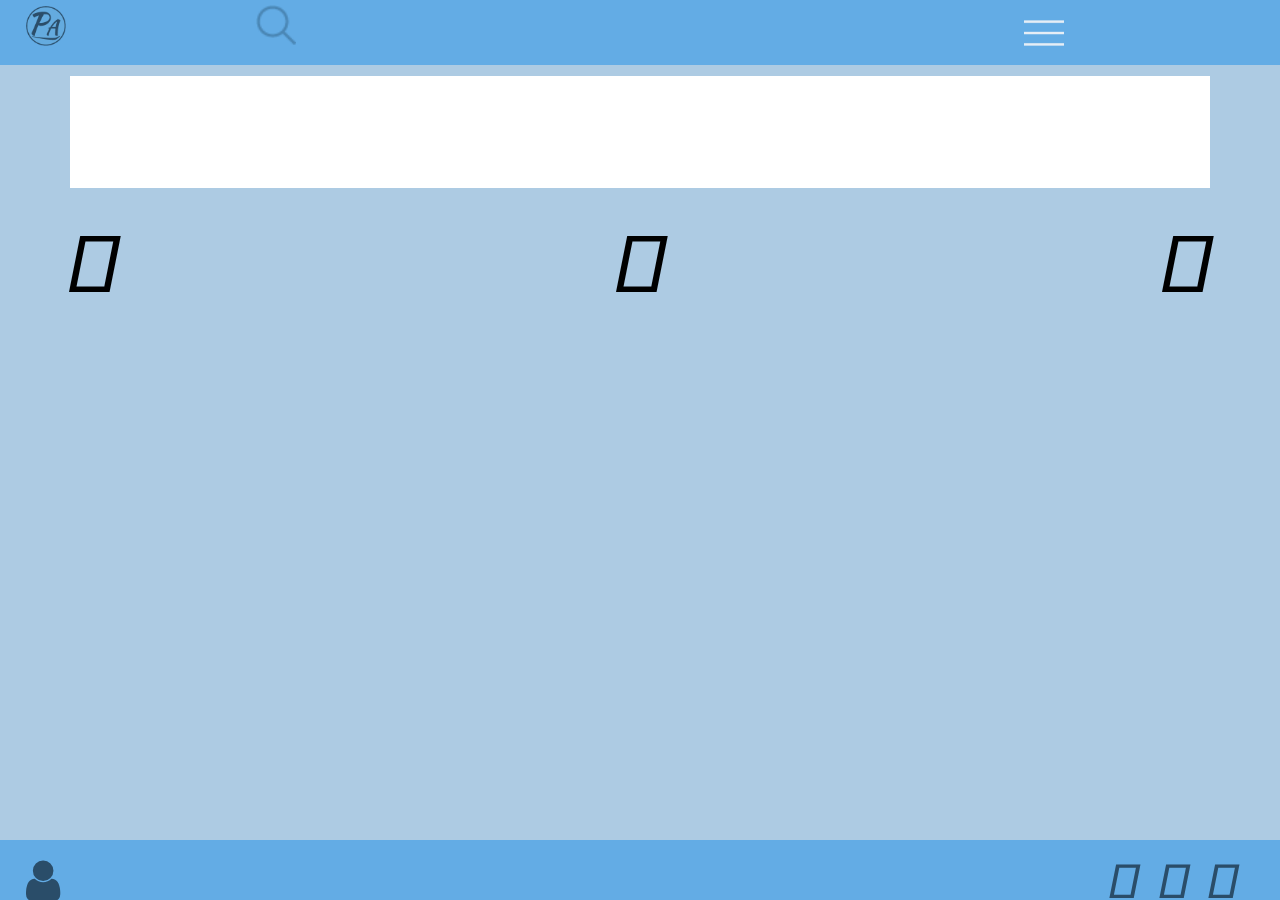
<file: contact.html>
<!doctype html><html lang=nl-be dir=ltr prefix="og: http://ogp.me/ns#"><meta charset=UTF-8><meta http-equiv=X-UA-Compatible content="IE=edge,chrome=1"><meta name=viewport content="width=device-width,initial-scale=1,maximum-scale=1"><title>Contact | New Media Development | Artevelde University College Ghent</title><meta name=description content="We educate future talents in Design for Print and Non-Print, Web- and App Development, Audio and Video Production, 2D- 3D Animations, Printing and Packaging and the whole Management of those Workflows."><meta name=description content="HTML5, CSS3, JavaScript, Sass, Handlebars, Gulp, Babel"><meta name=author content="Artevelde University College Ghent - Bachelor in the Graphical and Digital Media | New Media Development"><meta name=copyright content="Copyright 2010-17 Artevelde University College Ghent. All Rights Reserved."><meta property=og:type content=website><meta property=og:title content=">Mobile Development I | New Media Development | Artevelde University College Ghent"><meta property=og:description content="We educate future talents in Design for Print and Non-Print, Web- and App Development, Audio and Video Production, 2D- 3D Animations, Printing and Packaging and the whole Management of those Workflows."><meta property=og:url content=http://www.gdm.gent/ ><meta property=og:site_name content="Mobile Development I"><meta property=og:image content=assets/images/ahs.png><meta property=og:image:width content=129><meta property=og:image:height content=129><link rel=author type=text/plain href=/humans.txt><link rel=dns-prefetch href=//cdnjs.cloudflare.com><link rel=dns-prefetch href=//cdn.jsdelivr.net><link rel=dns-prefetch href=//fonts.googleapis.com><link rel=apple-touch-icon sizes=180x180 href=assets/images/icons/apple-touch-icon.png><link rel=icon type=image/png href=assets/images/icons/favicon-32x32.png sizes=32x32><link rel=icon type=image/png href=assets/images/icons/favicon-16x16.png sizes=16x16><link rel=manifest href=assets/images/icons/manifest.json><link rel=mask-icon href=assets/images/icons/safari-pinned-tab.svg color=#ee9900><link rel="shortcut icon" href=assets/images/icons/favicon.ico><meta name=apple-mobile-web-app-title content=GDM><meta name=application-name content=GDM><meta name=msapplication-config content=assets/images/icons/browserconfig.xml><meta name=theme-color content=#ffffff><link rel=stylesheet media=all href=assets/css/main.css><link rel=stylesheet href=https://use.fontawesome.com/releases/v5.2.0/css/all.css integrity=sha384-hWVjflwFxL6sNzntih27bfxkr27PmbbK/iSvJ+a4+0owXq79v+lsFkW54bOGbiDQ crossorigin=anonymous><div id=navigation><nav><div class=cross><a href=#><img src=assets/images/nav/cross.png alt=""></a></div><div class=clearfix></div><ul><li><a href=index.html>HOME</a></li><hr><li><a href=blog.html>BLOGS</a></li><hr><li><a class=profileBtnNav href=html/profile.html>PROFILE</a></li><hr><li><a href=projects.html>PROJECTS</a></li><hr><li><a href=contact.html>CONTACT</a></li><hr></ul></nav></div><div id=container><header><div class=logo><a href=index.html><img src=assets/images/nav/logo.png alt=""></a></div><div class=search><img src=assets/images/nav/search.png alt=""></div><div class=hamburger><img src=assets/images/nav/hamburger.png alt=""></div></header></div><div class=fb-grid__container><div class=content-container><div class="fb-grid__row contact-content"><h1 class=title__contact></h1><div class=adress></div></div></div><div class=socialMediaLinksContact><a href=https://www.facebook.com/GrafischeendigitalemediaArteveldehogeschool/ target=_blank class=facebook-btn><i class="fab fa-facebook fa-5x" aria-hidden=true></i></a> <a href=https://www.instagram.com/explore/locations/487127602/grafische-en-digitale-media-arteveldehogeschool/ target=_blank class=instagram-btn><i class="fab fa-instagram fa-5x" aria-hidden=true></i></a> <a href=https://twitter.com/arteveldegdm target=_blank class=twitter-btn><i class="fab fa-twitter-square fa-5x" aria-hidden=true></i></a></div></div><footer><div class=footerContainer><div class=userControls><a href=profile.html class=profile-btn><i class="fa fa-user fa-3x" aria-hidden=true></i></a></div><div class=socialMediaLinks><a href=https://www.facebook.com/GrafischeendigitalemediaArteveldehogeschool/ target=_blank class=facebook-btn><i class="fab fa-facebook fa-3x" aria-hidden=true></i></a> <a href=https://www.instagram.com/explore/locations/487127602/grafische-en-digitale-media-arteveldehogeschool/ target=_blank class=instagram-btn><i class="fab fa-instagram fa-3x" aria-hidden=true></i></a> <a href=https://twitter.com/arteveldegdm target=_blank class=twitter-btn><i class="fab fa-twitter-square fa-3x" aria-hidden=true></i></a></div></div></footer><script src=assets/js/main.min.js></script><script>(function(i,s,o,g,r,a,m){i['GoogleAnalyticsObject']=r;i[r]=i[r]||function(){
      (i[r].q=i[r].q||[]).push(arguments)},i[r].l=1*new Date();a=s.createElement(o),
      m=s.getElementsByTagName(o)[0];a.async=1;a.src=g;m.parentNode.insertBefore(a,m)
      })(window,document,'script','//www.google-analytics.com/analytics.js','ga');
      ga('create', 'UA-XXXXX-X', 'auto');
      ga('send', 'pageview');</script>
</file>
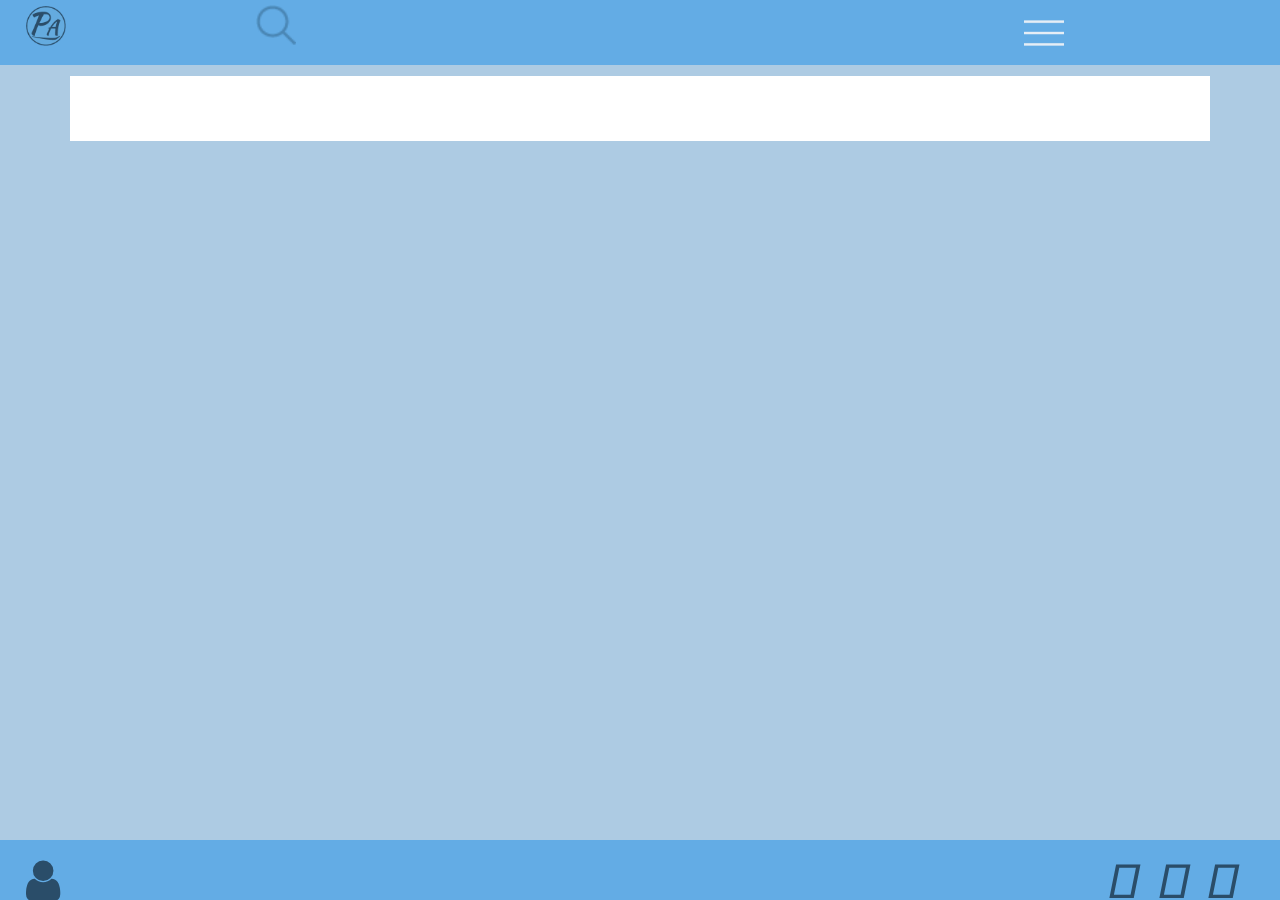
<file: list.html>
<!doctype html><html lang=nl-be dir=ltr prefix="og: http://ogp.me/ns#"><meta charset=UTF-8><meta http-equiv=X-UA-Compatible content="IE=edge,chrome=1"><meta name=viewport content="width=device-width,initial-scale=1,maximum-scale=1"><title>List | New Media Development | Artevelde University College Ghent</title><meta name=description content="We educate future talents in Design for Print and Non-Print, Web- and App Development, Audio and Video Production, 2D- 3D Animations, Printing and Packaging and the whole Management of those Workflows."><meta name=description content="HTML5, CSS3, JavaScript, Sass, Handlebars, Gulp, Babel"><meta name=author content="Artevelde University College Ghent - Bachelor in the Graphical and Digital Media | New Media Development"><meta name=copyright content="Copyright 2010-17 Artevelde University College Ghent. All Rights Reserved."><meta property=og:type content=website><meta property=og:title content=">Mobile Development I | New Media Development | Artevelde University College Ghent"><meta property=og:description content="We educate future talents in Design for Print and Non-Print, Web- and App Development, Audio and Video Production, 2D- 3D Animations, Printing and Packaging and the whole Management of those Workflows."><meta property=og:url content=http://www.gdm.gent/ ><meta property=og:site_name content="Mobile Development I"><meta property=og:image content=assets/images/ahs.png><meta property=og:image:width content=129><meta property=og:image:height content=129><link rel=author type=text/plain href=/humans.txt><link rel=dns-prefetch href=//cdnjs.cloudflare.com><link rel=dns-prefetch href=//cdn.jsdelivr.net><link rel=dns-prefetch href=//fonts.googleapis.com><link rel=apple-touch-icon sizes=180x180 href=assets/images/icons/apple-touch-icon.png><link rel=icon type=image/png href=assets/images/icons/favicon-32x32.png sizes=32x32><link rel=icon type=image/png href=assets/images/icons/favicon-16x16.png sizes=16x16><link rel=manifest href=assets/images/icons/manifest.json><link rel=mask-icon href=assets/images/icons/safari-pinned-tab.svg color=#ee9900><link rel="shortcut icon" href=assets/images/icons/favicon.ico><meta name=apple-mobile-web-app-title content=GDM><meta name=application-name content=GDM><meta name=msapplication-config content=assets/images/icons/browserconfig.xml><meta name=theme-color content=#ffffff><link rel=stylesheet media=all href=assets/css/main.css><link rel=stylesheet href=https://use.fontawesome.com/releases/v5.2.0/css/all.css integrity=sha384-hWVjflwFxL6sNzntih27bfxkr27PmbbK/iSvJ+a4+0owXq79v+lsFkW54bOGbiDQ crossorigin=anonymous><div id=navigation><nav><div class=cross><a href=#><img src=assets/images/nav/cross.png alt=""></a></div><div class=clearfix></div><ul><li><a href=index.html>HOME</a></li><hr><li><a href=blog.html>BLOGS</a></li><hr><li><a class=profileBtnNav href=html/profile.html>PROFILE</a></li><hr><li><a href=projects.html>PROJECTS</a></li><hr><li><a href=contact.html>CONTACT</a></li><hr></ul></nav></div><div id=container><header><div class=logo><a href=index.html><img src=assets/images/nav/logo.png alt=""></a></div><div class=search><img src=assets/images/nav/search.png alt=""></div><div class=hamburger><img src=assets/images/nav/hamburger.png alt=""></div></header></div><div class=fb-grid__container><div class=content-container><div class=fb-grid__row><div class=fb-grid__col-12><div class=searchedUser></div></div></div></div><div class=followerBtn></div></div><footer><div class=footerContainer><div class=userControls><a href=profile.html class=profile-btn><i class="fa fa-user fa-3x" aria-hidden=true></i></a></div><div class=socialMediaLinks><a href=https://www.facebook.com/GrafischeendigitalemediaArteveldehogeschool/ target=_blank class=facebook-btn><i class="fab fa-facebook fa-3x" aria-hidden=true></i></a> <a href=https://www.instagram.com/explore/locations/487127602/grafische-en-digitale-media-arteveldehogeschool/ target=_blank class=instagram-btn><i class="fab fa-instagram fa-3x" aria-hidden=true></i></a> <a href=https://twitter.com/arteveldegdm target=_blank class=twitter-btn><i class="fab fa-twitter-square fa-3x" aria-hidden=true></i></a></div></div></footer><script src=assets/js/main.min.js></script><script>(function(i,s,o,g,r,a,m){i['GoogleAnalyticsObject']=r;i[r]=i[r]||function(){
      (i[r].q=i[r].q||[]).push(arguments)},i[r].l=1*new Date();a=s.createElement(o),
      m=s.getElementsByTagName(o)[0];a.async=1;a.src=g;m.parentNode.insertBefore(a,m)
      })(window,document,'script','//www.google-analytics.com/analytics.js','ga');
      ga('create', 'UA-XXXXX-X', 'auto');
      ga('send', 'pageview');</script>
</file>
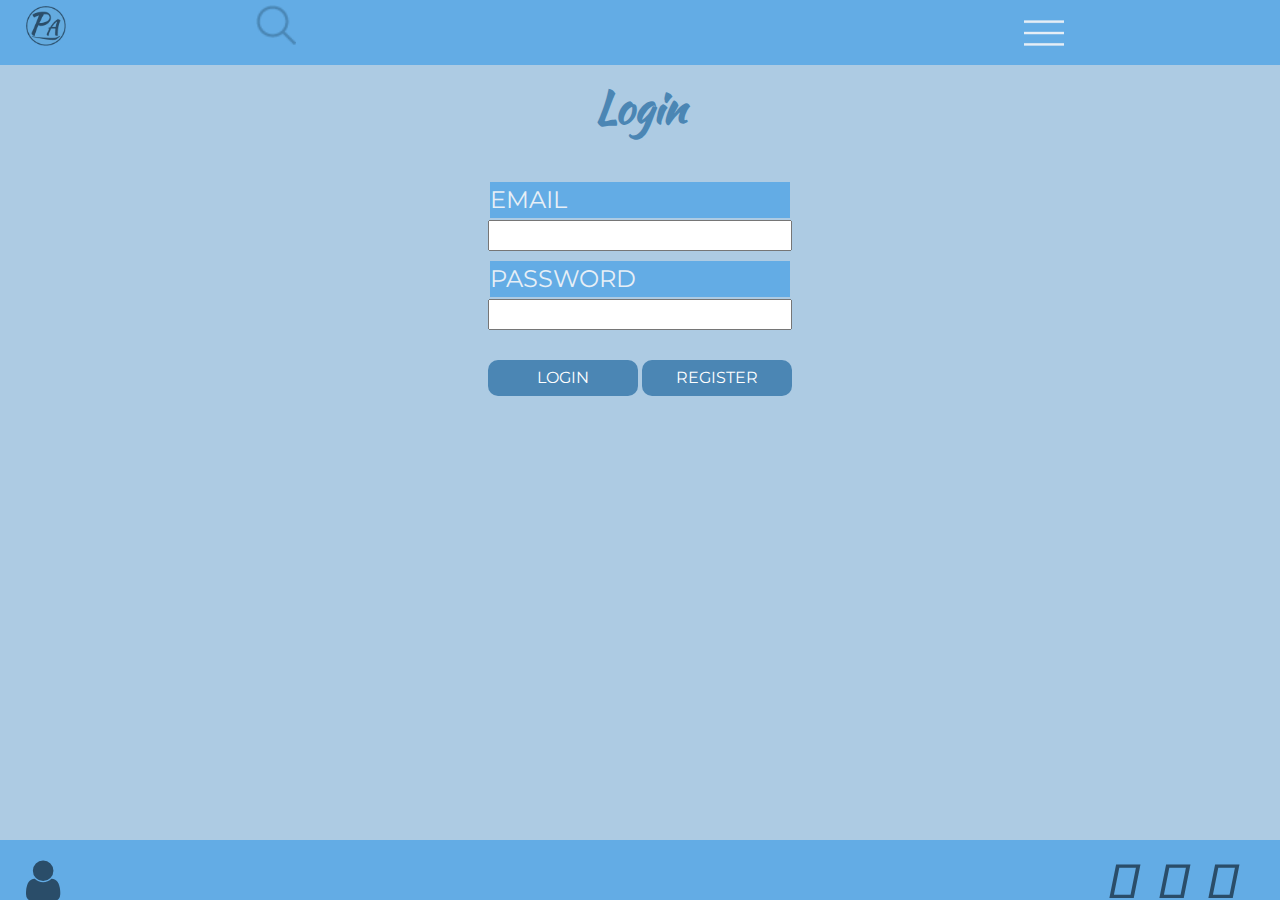
<file: login.html>
<!doctype html><html lang=nl-be dir=ltr prefix="og: http://ogp.me/ns#"><meta charset=UTF-8><meta http-equiv=X-UA-Compatible content="IE=edge,chrome=1"><meta name=viewport content="width=device-width,initial-scale=1,maximum-scale=1"><title>Login | New Media Development | Artevelde University College Ghent</title><meta name=description content="We educate future talents in Design for Print and Non-Print, Web- and App Development, Audio and Video Production, 2D- 3D Animations, Printing and Packaging and the whole Management of those Workflows."><meta name=description content="HTML5, CSS3, JavaScript, Sass, Handlebars, Gulp, Babel"><meta name=author content="Artevelde University College Ghent - Bachelor in the Graphical and Digital Media | New Media Development"><meta name=copyright content="Copyright 2010-17 Artevelde University College Ghent. All Rights Reserved."><meta property=og:type content=website><meta property=og:title content=">Mobile Development I | New Media Development | Artevelde University College Ghent"><meta property=og:description content="We educate future talents in Design for Print and Non-Print, Web- and App Development, Audio and Video Production, 2D- 3D Animations, Printing and Packaging and the whole Management of those Workflows."><meta property=og:url content=http://www.gdm.gent/ ><meta property=og:site_name content="Mobile Development I"><meta property=og:image content=assets/images/ahs.png><meta property=og:image:width content=129><meta property=og:image:height content=129><link rel=author type=text/plain href=/humans.txt><link rel=dns-prefetch href=//cdnjs.cloudflare.com><link rel=dns-prefetch href=//cdn.jsdelivr.net><link rel=dns-prefetch href=//fonts.googleapis.com><link rel=apple-touch-icon sizes=180x180 href=assets/images/icons/apple-touch-icon.png><link rel=icon type=image/png href=assets/images/icons/favicon-32x32.png sizes=32x32><link rel=icon type=image/png href=assets/images/icons/favicon-16x16.png sizes=16x16><link rel=manifest href=assets/images/icons/manifest.json><link rel=mask-icon href=assets/images/icons/safari-pinned-tab.svg color=#ee9900><link rel="shortcut icon" href=assets/images/icons/favicon.ico><meta name=apple-mobile-web-app-title content=GDM><meta name=application-name content=GDM><meta name=msapplication-config content=assets/images/icons/browserconfig.xml><meta name=theme-color content=#ffffff><link rel=stylesheet media=all href=assets/css/main.css><link rel=stylesheet href=https://use.fontawesome.com/releases/v5.2.0/css/all.css integrity=sha384-hWVjflwFxL6sNzntih27bfxkr27PmbbK/iSvJ+a4+0owXq79v+lsFkW54bOGbiDQ crossorigin=anonymous><div id=navigation><nav><div class=cross><a href=#><img src=assets/images/nav/cross.png alt=""></a></div><div class=clearfix></div><ul><li><a href=index.html>HOME</a></li><hr><li><a href=blog.html>BLOGS</a></li><hr><li><a class=profileBtnNav href=html/profile.html>PROFILE</a></li><hr><li><a href=projects.html>PROJECTS</a></li><hr><li><a href=contact.html>CONTACT</a></li><hr></ul></nav></div><div id=container><header><div class=logo><a href=index.html><img src=assets/images/nav/logo.png alt=""></a></div><div class=search><img src=assets/images/nav/search.png alt=""></div><div class=hamburger><img src=assets/images/nav/hamburger.png alt=""></div></header></div><main><h1>Login</h1><div class=containerLogin><form action="" class=loginForm><div><label for=email>email</label> <input id=loginEmail name=email></div><div><label for=password>Password</label> <input id=loginPassword type=password name=password></div><div><a href=# class="lg-btn loginBtn">Login</a> <a href=register.html class=lg-btn>Register</a></div></form></div></main><footer><div class=footerContainer><div class=userControls><a href=profile.html class=profile-btn><i class="fa fa-user fa-3x" aria-hidden=true></i></a></div><div class=socialMediaLinks><a href=https://www.facebook.com/GrafischeendigitalemediaArteveldehogeschool/ target=_blank class=facebook-btn><i class="fab fa-facebook fa-3x" aria-hidden=true></i></a> <a href=https://www.instagram.com/explore/locations/487127602/grafische-en-digitale-media-arteveldehogeschool/ target=_blank class=instagram-btn><i class="fab fa-instagram fa-3x" aria-hidden=true></i></a> <a href=https://twitter.com/arteveldegdm target=_blank class=twitter-btn><i class="fab fa-twitter-square fa-3x" aria-hidden=true></i></a></div></div></footer><script src=assets/js/main.min.js></script><script>(function(i,s,o,g,r,a,m){i['GoogleAnalyticsObject']=r;i[r]=i[r]||function(){
      (i[r].q=i[r].q||[]).push(arguments)},i[r].l=1*new Date();a=s.createElement(o),
      m=s.getElementsByTagName(o)[0];a.async=1;a.src=g;m.parentNode.insertBefore(a,m)
      })(window,document,'script','//www.google-analytics.com/analytics.js','ga');
      ga('create', 'UA-XXXXX-X', 'auto');
      ga('send', 'pageview');</script>
</file>
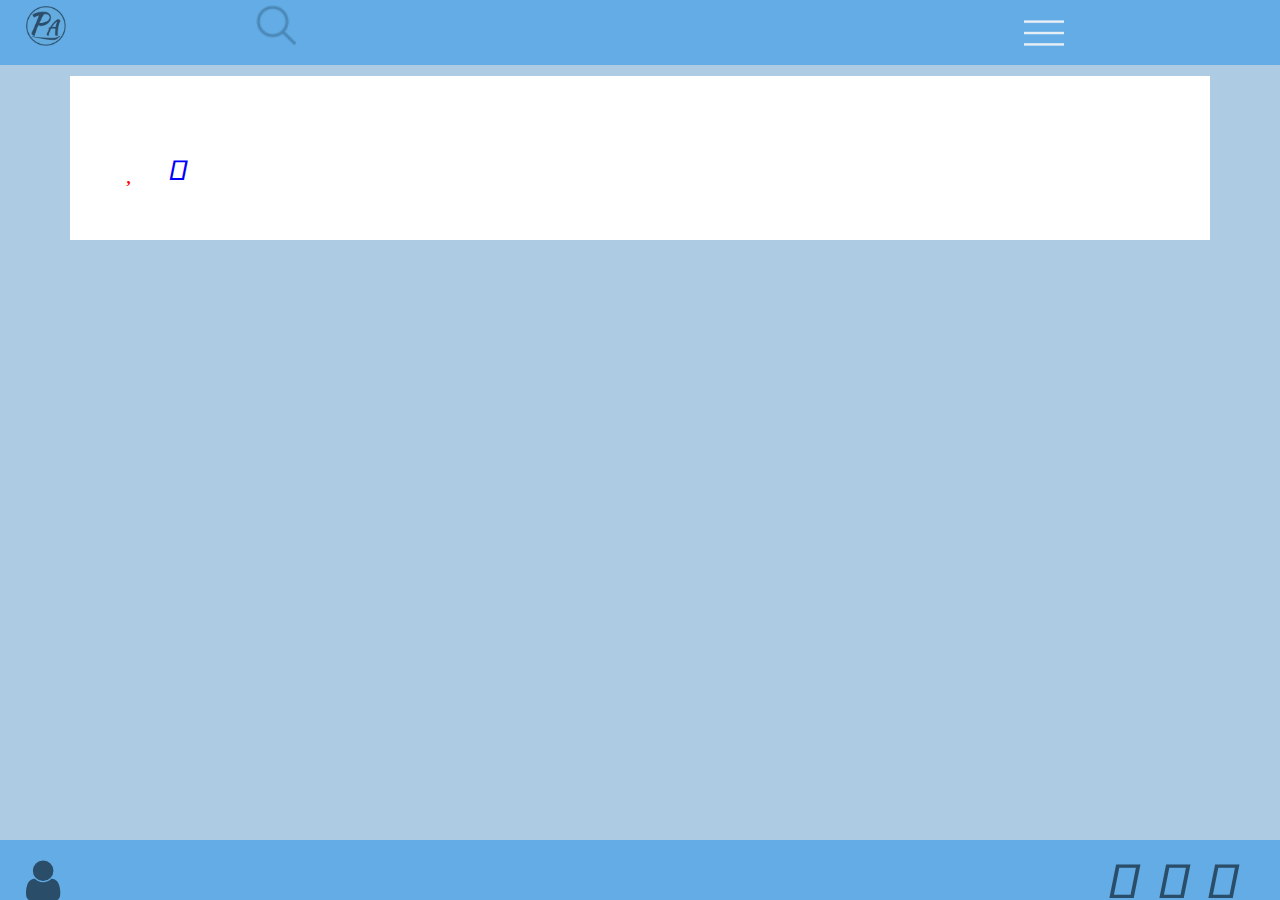
<file: post.html>
<!doctype html><html lang=nl-be dir=ltr prefix="og: http://ogp.me/ns#"><meta charset=UTF-8><meta http-equiv=X-UA-Compatible content="IE=edge,chrome=1"><meta name=viewport content="width=device-width,initial-scale=1,maximum-scale=1"><title>Post | New Media Development | Artevelde University College Ghent</title><meta name=description content="We educate future talents in Design for Print and Non-Print, Web- and App Development, Audio and Video Production, 2D- 3D Animations, Printing and Packaging and the whole Management of those Workflows."><meta name=description content="HTML5, CSS3, JavaScript, Sass, Handlebars, Gulp, Babel"><meta name=author content="Artevelde University College Ghent - Bachelor in the Graphical and Digital Media | New Media Development"><meta name=copyright content="Copyright 2010-17 Artevelde University College Ghent. All Rights Reserved."><meta property=og:type content=website><meta property=og:title content=">Mobile Development I | New Media Development | Artevelde University College Ghent"><meta property=og:description content="We educate future talents in Design for Print and Non-Print, Web- and App Development, Audio and Video Production, 2D- 3D Animations, Printing and Packaging and the whole Management of those Workflows."><meta property=og:url content=http://www.gdm.gent/ ><meta property=og:site_name content="Mobile Development I"><meta property=og:image content=assets/images/ahs.png><meta property=og:image:width content=129><meta property=og:image:height content=129><link rel=author type=text/plain href=/humans.txt><link rel=dns-prefetch href=//cdnjs.cloudflare.com><link rel=dns-prefetch href=//cdn.jsdelivr.net><link rel=dns-prefetch href=//fonts.googleapis.com><link rel=apple-touch-icon sizes=180x180 href=assets/images/icons/apple-touch-icon.png><link rel=icon type=image/png href=assets/images/icons/favicon-32x32.png sizes=32x32><link rel=icon type=image/png href=assets/images/icons/favicon-16x16.png sizes=16x16><link rel=manifest href=assets/images/icons/manifest.json><link rel=mask-icon href=assets/images/icons/safari-pinned-tab.svg color=#ee9900><link rel="shortcut icon" href=assets/images/icons/favicon.ico><meta name=apple-mobile-web-app-title content=GDM><meta name=application-name content=GDM><meta name=msapplication-config content=assets/images/icons/browserconfig.xml><meta name=theme-color content=#ffffff><link rel=stylesheet media=all href=assets/css/main.css><link rel=stylesheet href=https://use.fontawesome.com/releases/v5.2.0/css/all.css integrity=sha384-hWVjflwFxL6sNzntih27bfxkr27PmbbK/iSvJ+a4+0owXq79v+lsFkW54bOGbiDQ crossorigin=anonymous><div id=navigation><nav><div class=cross><a href=#><img src=assets/images/nav/cross.png alt=""></a></div><div class=clearfix></div><ul><li><a href=index.html>HOME</a></li><hr><li><a href=blog.html>BLOGS</a></li><hr><li><a class=profileBtnNav href=html/profile.html>PROFILE</a></li><hr><li><a href=projects.html>PROJECTS</a></li><hr><li><a href=contact.html>CONTACT</a></li><hr></ul></nav></div><div id=container><header><div class=logo><a href=index.html><img src=assets/images/nav/logo.png alt=""></a></div><div class=search><img src=assets/images/nav/search.png alt=""></div><div class=hamburger><img src=assets/images/nav/hamburger.png alt=""></div></header></div><div class=fb-grid__container><div class=content-container><div class="fb-grid__row post-title"><div class=fb-grid__col-12><h1 id=post-title></h1></div></div><div class=fb-grid__row><div class="fb-grid__col-12 post-content"></div></div><div class="fb-grid__row post-footer"><div class=fb-grid__col-12><ul class="counters counters-big"><li><i class="fas fa-heart like heart"><span class=counter-number id=likes-count></span></i><li><i class="fas fa-comment comment"><span class=counter-number id=comments-count></span></i></ul><span class=message-update></span></div></div></div><div class="fb-grid__col-12 authors"></div></div><footer><div class=footerContainer><div class=userControls><a href=profile.html class=profile-btn><i class="fa fa-user fa-3x" aria-hidden=true></i></a></div><div class=socialMediaLinks><a href=https://www.facebook.com/GrafischeendigitalemediaArteveldehogeschool/ target=_blank class=facebook-btn><i class="fab fa-facebook fa-3x" aria-hidden=true></i></a> <a href=https://www.instagram.com/explore/locations/487127602/grafische-en-digitale-media-arteveldehogeschool/ target=_blank class=instagram-btn><i class="fab fa-instagram fa-3x" aria-hidden=true></i></a> <a href=https://twitter.com/arteveldegdm target=_blank class=twitter-btn><i class="fab fa-twitter-square fa-3x" aria-hidden=true></i></a></div></div></footer><script src=assets/js/main.min.js></script><script>(function(i,s,o,g,r,a,m){i['GoogleAnalyticsObject']=r;i[r]=i[r]||function(){
      (i[r].q=i[r].q||[]).push(arguments)},i[r].l=1*new Date();a=s.createElement(o),
      m=s.getElementsByTagName(o)[0];a.async=1;a.src=g;m.parentNode.insertBefore(a,m)
      })(window,document,'script','//www.google-analytics.com/analytics.js','ga');
      ga('create', 'UA-XXXXX-X', 'auto');
      ga('send', 'pageview');</script>
</file>
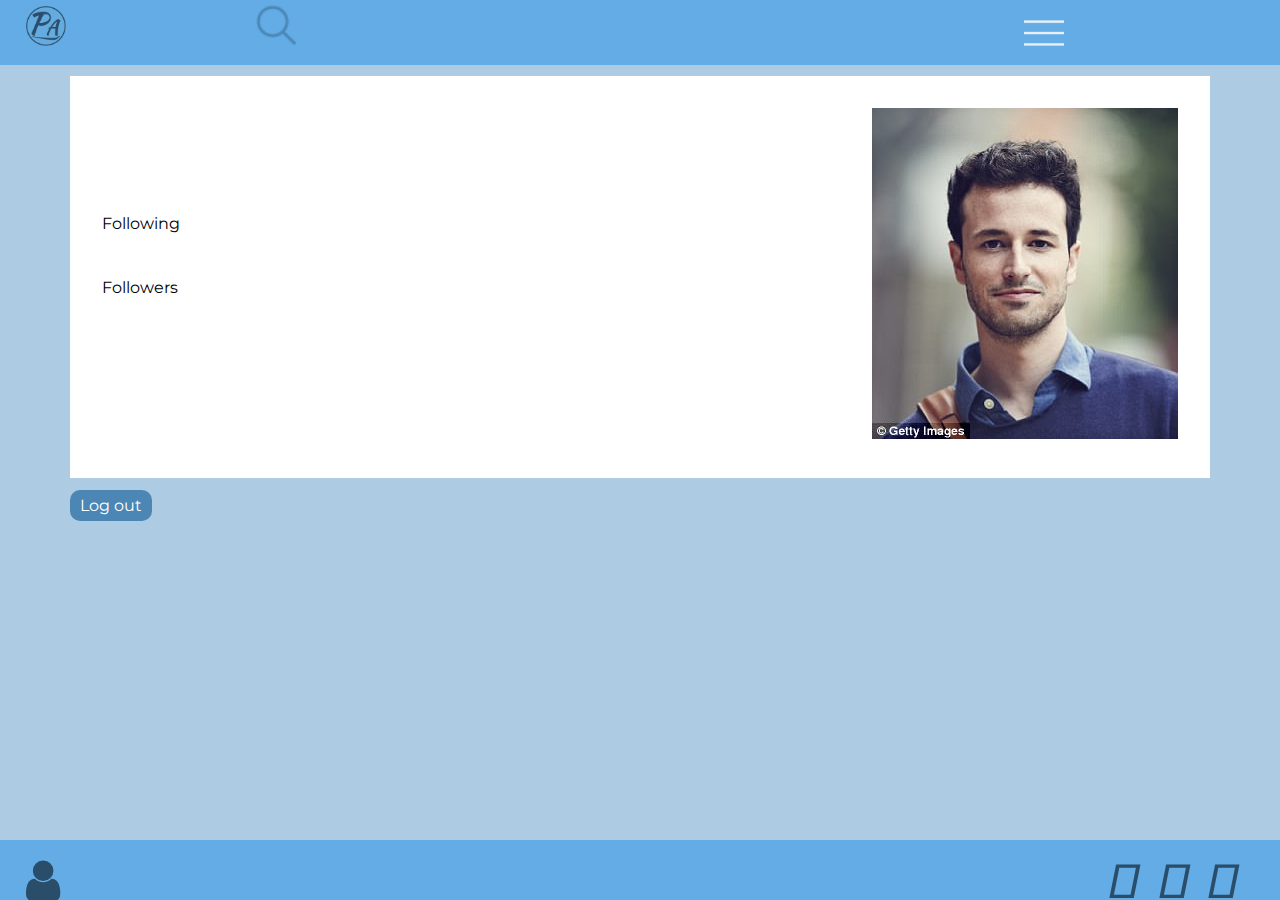
<file: profile.html>
<!doctype html><html lang=nl-be dir=ltr prefix="og: http://ogp.me/ns#"><meta charset=UTF-8><meta http-equiv=X-UA-Compatible content="IE=edge,chrome=1"><meta name=viewport content="width=device-width,initial-scale=1,maximum-scale=1"><title>Profile | New Media Development | Artevelde University College Ghent</title><meta name=description content="We educate future talents in Design for Print and Non-Print, Web- and App Development, Audio and Video Production, 2D- 3D Animations, Printing and Packaging and the whole Management of those Workflows."><meta name=description content="HTML5, CSS3, JavaScript, Sass, Handlebars, Gulp, Babel"><meta name=author content="Artevelde University College Ghent - Bachelor in the Graphical and Digital Media | New Media Development"><meta name=copyright content="Copyright 2010-17 Artevelde University College Ghent. All Rights Reserved."><meta property=og:type content=website><meta property=og:title content=">Mobile Development I | New Media Development | Artevelde University College Ghent"><meta property=og:description content="We educate future talents in Design for Print and Non-Print, Web- and App Development, Audio and Video Production, 2D- 3D Animations, Printing and Packaging and the whole Management of those Workflows."><meta property=og:url content=http://www.gdm.gent/ ><meta property=og:site_name content="Mobile Development I"><meta property=og:image content=assets/images/ahs.png><meta property=og:image:width content=129><meta property=og:image:height content=129><link rel=author type=text/plain href=/humans.txt><link rel=dns-prefetch href=//cdnjs.cloudflare.com><link rel=dns-prefetch href=//cdn.jsdelivr.net><link rel=dns-prefetch href=//fonts.googleapis.com><link rel=apple-touch-icon sizes=180x180 href=assets/images/icons/apple-touch-icon.png><link rel=icon type=image/png href=assets/images/icons/favicon-32x32.png sizes=32x32><link rel=icon type=image/png href=assets/images/icons/favicon-16x16.png sizes=16x16><link rel=manifest href=assets/images/icons/manifest.json><link rel=mask-icon href=assets/images/icons/safari-pinned-tab.svg color=#ee9900><link rel="shortcut icon" href=assets/images/icons/favicon.ico><meta name=apple-mobile-web-app-title content=GDM><meta name=application-name content=GDM><meta name=msapplication-config content=assets/images/icons/browserconfig.xml><meta name=theme-color content=#ffffff><link rel=stylesheet media=all href=assets/css/main.css><link rel=stylesheet href=https://use.fontawesome.com/releases/v5.2.0/css/all.css integrity=sha384-hWVjflwFxL6sNzntih27bfxkr27PmbbK/iSvJ+a4+0owXq79v+lsFkW54bOGbiDQ crossorigin=anonymous><div id=navigation><nav><div class=cross><a href=#><img src=assets/images/nav/cross.png alt=""></a></div><div class=clearfix></div><ul><li><a href=index.html>HOME</a></li><hr><li><a href=blog.html>BLOGS</a></li><hr><li><a class=profileBtnNav href=html/profile.html>PROFILE</a></li><hr><li><a href=projects.html>PROJECTS</a></li><hr><li><a href=contact.html>CONTACT</a></li><hr></ul></nav></div><div id=container><header><div class=logo><a href=index.html><img src=assets/images/nav/logo.png alt=""></a></div><div class=search><img src=assets/images/nav/search.png alt=""></div><div class=hamburger><img src=assets/images/nav/hamburger.png alt=""></div></header></div><div class=fb-grid__container><div class="content-container profile-content"><div class="fb-grid__row profileHeader"><div class="fb-grid__column-3 profileleft"><h3><span class=firstname></span><br><span class=lastname></span></h3><div class=follows><p><span class=following-amount></span><br>Following<p><span class=followers-amount></span><br>Followers</div></div><div class="fb-grid__column-3 profileRight"><img src=../assets/images/profile-pictures/male.jpg alt=""></div></div></div><div class=logOutBtn><a href=# class=lg-btn id=logOutBtn>Log out</a></div></div><footer><div class=footerContainer><div class=userControls><a href=profile.html class=profile-btn><i class="fa fa-user fa-3x" aria-hidden=true></i></a></div><div class=socialMediaLinks><a href=https://www.facebook.com/GrafischeendigitalemediaArteveldehogeschool/ target=_blank class=facebook-btn><i class="fab fa-facebook fa-3x" aria-hidden=true></i></a> <a href=https://www.instagram.com/explore/locations/487127602/grafische-en-digitale-media-arteveldehogeschool/ target=_blank class=instagram-btn><i class="fab fa-instagram fa-3x" aria-hidden=true></i></a> <a href=https://twitter.com/arteveldegdm target=_blank class=twitter-btn><i class="fab fa-twitter-square fa-3x" aria-hidden=true></i></a></div></div></footer><script src=assets/js/main.min.js></script><script>(function(i,s,o,g,r,a,m){i['GoogleAnalyticsObject']=r;i[r]=i[r]||function(){
      (i[r].q=i[r].q||[]).push(arguments)},i[r].l=1*new Date();a=s.createElement(o),
      m=s.getElementsByTagName(o)[0];a.async=1;a.src=g;m.parentNode.insertBefore(a,m)
      })(window,document,'script','//www.google-analytics.com/analytics.js','ga');
      ga('create', 'UA-XXXXX-X', 'auto');
      ga('send', 'pageview');</script>
</file>
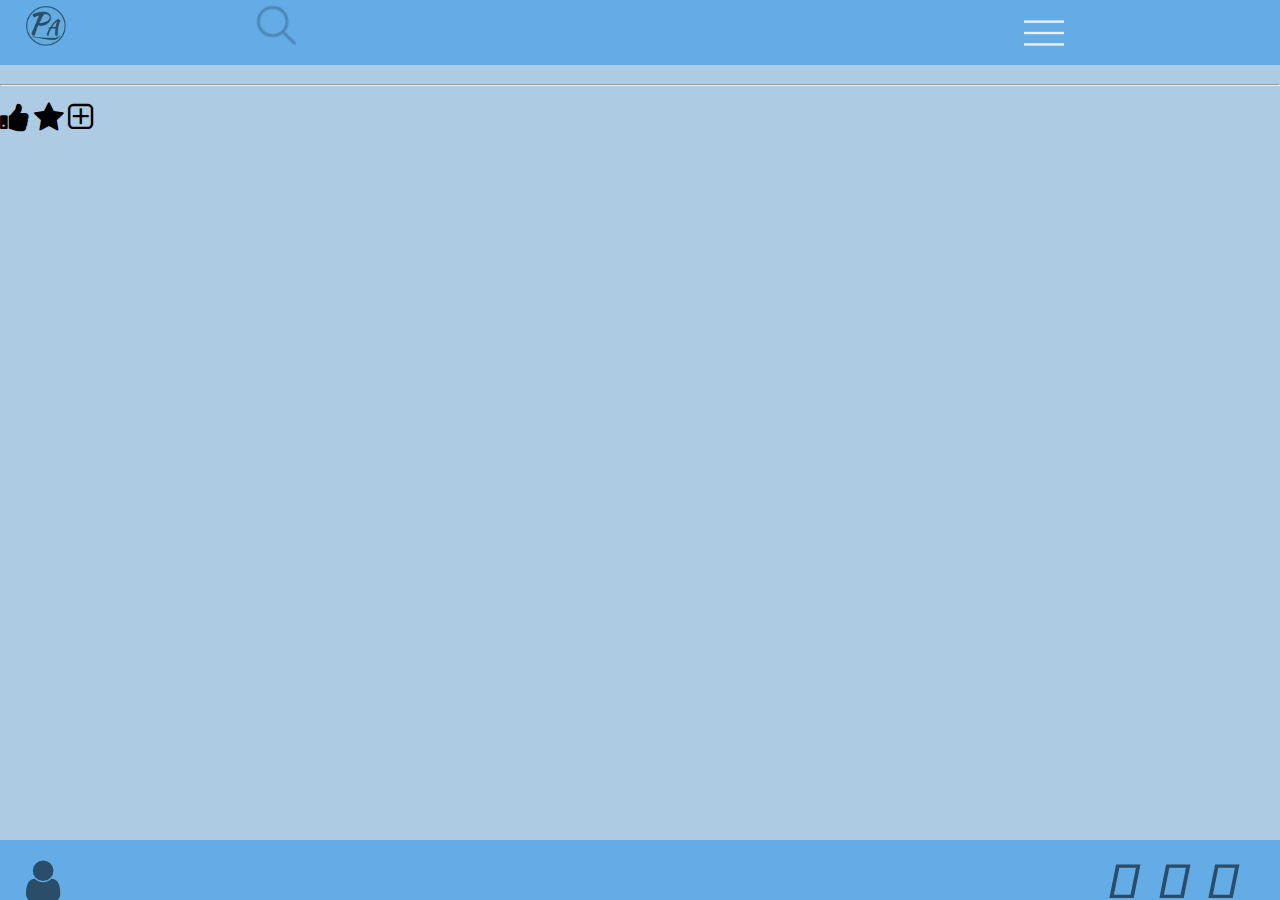
<file: project.html>
<!doctype html><html lang=nl-be dir=ltr prefix="og: http://ogp.me/ns#"><meta charset=UTF-8><meta http-equiv=X-UA-Compatible content="IE=edge,chrome=1"><meta name=viewport content="width=device-width,initial-scale=1,maximum-scale=1"><title>Project | New Media Development | Artevelde University College Ghent</title><meta name=description content="We educate future talents in Design for Print and Non-Print, Web- and App Development, Audio and Video Production, 2D- 3D Animations, Printing and Packaging and the whole Management of those Workflows."><meta name=description content="HTML5, CSS3, JavaScript, Sass, Handlebars, Gulp, Babel"><meta name=author content="Artevelde University College Ghent - Bachelor in the Graphical and Digital Media | New Media Development"><meta name=copyright content="Copyright 2010-17 Artevelde University College Ghent. All Rights Reserved."><meta property=og:type content=website><meta property=og:title content=">Mobile Development I | New Media Development | Artevelde University College Ghent"><meta property=og:description content="We educate future talents in Design for Print and Non-Print, Web- and App Development, Audio and Video Production, 2D- 3D Animations, Printing and Packaging and the whole Management of those Workflows."><meta property=og:url content=http://www.gdm.gent/ ><meta property=og:site_name content="Mobile Development I"><meta property=og:image content=assets/images/ahs.png><meta property=og:image:width content=129><meta property=og:image:height content=129><link rel=author type=text/plain href=/humans.txt><link rel=dns-prefetch href=//cdnjs.cloudflare.com><link rel=dns-prefetch href=//cdn.jsdelivr.net><link rel=dns-prefetch href=//fonts.googleapis.com><link rel=apple-touch-icon sizes=180x180 href=assets/images/icons/apple-touch-icon.png><link rel=icon type=image/png href=assets/images/icons/favicon-32x32.png sizes=32x32><link rel=icon type=image/png href=assets/images/icons/favicon-16x16.png sizes=16x16><link rel=manifest href=assets/images/icons/manifest.json><link rel=mask-icon href=assets/images/icons/safari-pinned-tab.svg color=#ee9900><link rel="shortcut icon" href=assets/images/icons/favicon.ico><meta name=apple-mobile-web-app-title content=GDM><meta name=application-name content=GDM><meta name=msapplication-config content=assets/images/icons/browserconfig.xml><meta name=theme-color content=#ffffff><link rel=stylesheet media=all href=assets/css/main.css><link rel=stylesheet href=https://use.fontawesome.com/releases/v5.2.0/css/all.css integrity=sha384-hWVjflwFxL6sNzntih27bfxkr27PmbbK/iSvJ+a4+0owXq79v+lsFkW54bOGbiDQ crossorigin=anonymous><div id=navigation><nav><div class=cross><a href=#><img src=assets/images/nav/cross.png alt=""></a></div><div class=clearfix></div><ul><li><a href=index.html>HOME</a></li><hr><li><a href=blog.html>BLOGS</a></li><hr><li><a class=profileBtnNav href=html/profile.html>PROFILE</a></li><hr><li><a href=projects.html>PROJECTS</a></li><hr><li><a href=contact.html>CONTACT</a></li><hr></ul></nav></div><div id=container><header><div class=logo><a href=index.html><img src=assets/images/nav/logo.png alt=""></a></div><div class=search><img src=assets/images/nav/search.png alt=""></div><div class=hamburger><img src=assets/images/nav/hamburger.png alt=""></div></header></div><main><div class=projectContainer><h1 class=title__Project></h1><hr><p class=description><div class=projectAuthor></div><div class=projectShowcase></div><div class=projectActions><a href=""><i class="fa fa-thumbs-up fa-2x" aria-hidden=true></i></a> <a href=""><i class="fa fa-star fa-2x" aria-hidden=true></i></a> <a href=""><i class="fa fa-plus-square-o fa-2x" aria-hidden=true></i></a></div></div></main><footer><div class=footerContainer><div class=userControls><a href=profile.html class=profile-btn><i class="fa fa-user fa-3x" aria-hidden=true></i></a></div><div class=socialMediaLinks><a href=https://www.facebook.com/GrafischeendigitalemediaArteveldehogeschool/ target=_blank class=facebook-btn><i class="fab fa-facebook fa-3x" aria-hidden=true></i></a> <a href=https://www.instagram.com/explore/locations/487127602/grafische-en-digitale-media-arteveldehogeschool/ target=_blank class=instagram-btn><i class="fab fa-instagram fa-3x" aria-hidden=true></i></a> <a href=https://twitter.com/arteveldegdm target=_blank class=twitter-btn><i class="fab fa-twitter-square fa-3x" aria-hidden=true></i></a></div></div></footer><script src=assets/js/main.min.js></script><script>(function(i,s,o,g,r,a,m){i['GoogleAnalyticsObject']=r;i[r]=i[r]||function(){
      (i[r].q=i[r].q||[]).push(arguments)},i[r].l=1*new Date();a=s.createElement(o),
      m=s.getElementsByTagName(o)[0];a.async=1;a.src=g;m.parentNode.insertBefore(a,m)
      })(window,document,'script','//www.google-analytics.com/analytics.js','ga');
      ga('create', 'UA-XXXXX-X', 'auto');
      ga('send', 'pageview');</script>
</file>
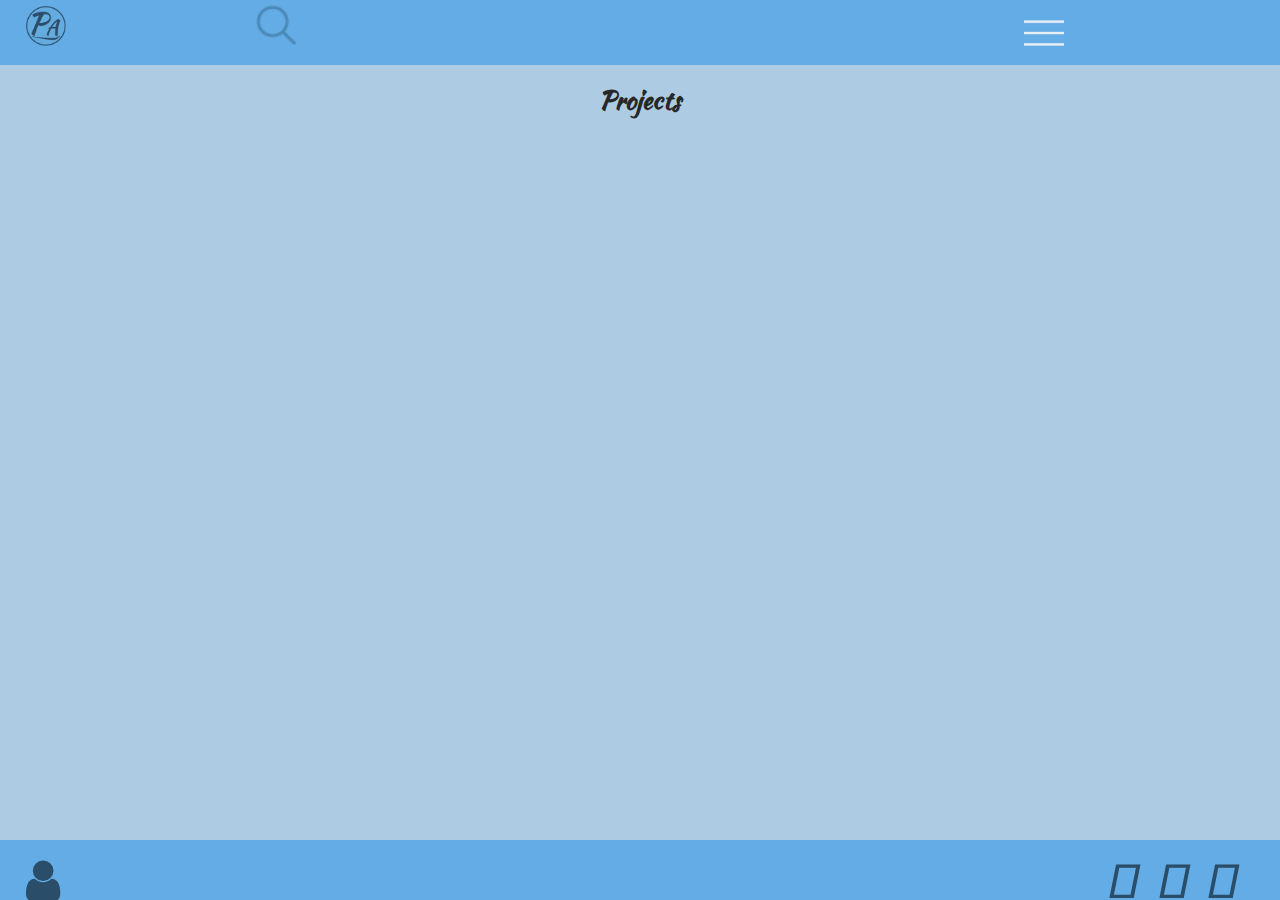
<file: projects.html>
<!doctype html><html lang=nl-be dir=ltr prefix="og: http://ogp.me/ns#"><meta charset=UTF-8><meta http-equiv=X-UA-Compatible content="IE=edge,chrome=1"><meta name=viewport content="width=device-width,initial-scale=1,maximum-scale=1"><title>Projects | New Media Development | Artevelde University College Ghent</title><meta name=description content="We educate future talents in Design for Print and Non-Print, Web- and App Development, Audio and Video Production, 2D- 3D Animations, Printing and Packaging and the whole Management of those Workflows."><meta name=description content="HTML5, CSS3, JavaScript, Sass, Handlebars, Gulp, Babel"><meta name=author content="Artevelde University College Ghent - Bachelor in the Graphical and Digital Media | New Media Development"><meta name=copyright content="Copyright 2010-17 Artevelde University College Ghent. All Rights Reserved."><meta property=og:type content=website><meta property=og:title content=">Mobile Development I | New Media Development | Artevelde University College Ghent"><meta property=og:description content="We educate future talents in Design for Print and Non-Print, Web- and App Development, Audio and Video Production, 2D- 3D Animations, Printing and Packaging and the whole Management of those Workflows."><meta property=og:url content=http://www.gdm.gent/ ><meta property=og:site_name content="Mobile Development I"><meta property=og:image content=assets/images/ahs.png><meta property=og:image:width content=129><meta property=og:image:height content=129><link rel=author type=text/plain href=/humans.txt><link rel=dns-prefetch href=//cdnjs.cloudflare.com><link rel=dns-prefetch href=//cdn.jsdelivr.net><link rel=dns-prefetch href=//fonts.googleapis.com><link rel=apple-touch-icon sizes=180x180 href=assets/images/icons/apple-touch-icon.png><link rel=icon type=image/png href=assets/images/icons/favicon-32x32.png sizes=32x32><link rel=icon type=image/png href=assets/images/icons/favicon-16x16.png sizes=16x16><link rel=manifest href=assets/images/icons/manifest.json><link rel=mask-icon href=assets/images/icons/safari-pinned-tab.svg color=#ee9900><link rel="shortcut icon" href=assets/images/icons/favicon.ico><meta name=apple-mobile-web-app-title content=GDM><meta name=application-name content=GDM><meta name=msapplication-config content=assets/images/icons/browserconfig.xml><meta name=theme-color content=#ffffff><link rel=stylesheet media=all href=assets/css/main.css><link rel=stylesheet href=https://use.fontawesome.com/releases/v5.2.0/css/all.css integrity=sha384-hWVjflwFxL6sNzntih27bfxkr27PmbbK/iSvJ+a4+0owXq79v+lsFkW54bOGbiDQ crossorigin=anonymous><div id=navigation><nav><div class=cross><a href=#><img src=assets/images/nav/cross.png alt=""></a></div><div class=clearfix></div><ul><li><a href=index.html>HOME</a></li><hr><li><a href=blog.html>BLOGS</a></li><hr><li><a class=profileBtnNav href=html/profile.html>PROFILE</a></li><hr><li><a href=projects.html>PROJECTS</a></li><hr><li><a href=contact.html>CONTACT</a></li><hr></ul></nav></div><div id=container><header><div class=logo><a href=index.html><img src=assets/images/nav/logo.png alt=""></a></div><div class=search><img src=assets/images/nav/search.png alt=""></div><div class=hamburger><img src=assets/images/nav/hamburger.png alt=""></div></header></div><main><div class=fb-grid__container><div class="fb-grid--row projects-container"><h3 style=text-align:center>Projects</h3></div></div></main><footer><div class=footerContainer><div class=userControls><a href=profile.html class=profile-btn><i class="fa fa-user fa-3x" aria-hidden=true></i></a></div><div class=socialMediaLinks><a href=https://www.facebook.com/GrafischeendigitalemediaArteveldehogeschool/ target=_blank class=facebook-btn><i class="fab fa-facebook fa-3x" aria-hidden=true></i></a> <a href=https://www.instagram.com/explore/locations/487127602/grafische-en-digitale-media-arteveldehogeschool/ target=_blank class=instagram-btn><i class="fab fa-instagram fa-3x" aria-hidden=true></i></a> <a href=https://twitter.com/arteveldegdm target=_blank class=twitter-btn><i class="fab fa-twitter-square fa-3x" aria-hidden=true></i></a></div></div></footer><script src=assets/js/main.min.js></script><script>(function(i,s,o,g,r,a,m){i['GoogleAnalyticsObject']=r;i[r]=i[r]||function(){
      (i[r].q=i[r].q||[]).push(arguments)},i[r].l=1*new Date();a=s.createElement(o),
      m=s.getElementsByTagName(o)[0];a.async=1;a.src=g;m.parentNode.insertBefore(a,m)
      })(window,document,'script','//www.google-analytics.com/analytics.js','ga');
      ga('create', 'UA-XXXXX-X', 'auto');
      ga('send', 'pageview');</script>
</file>
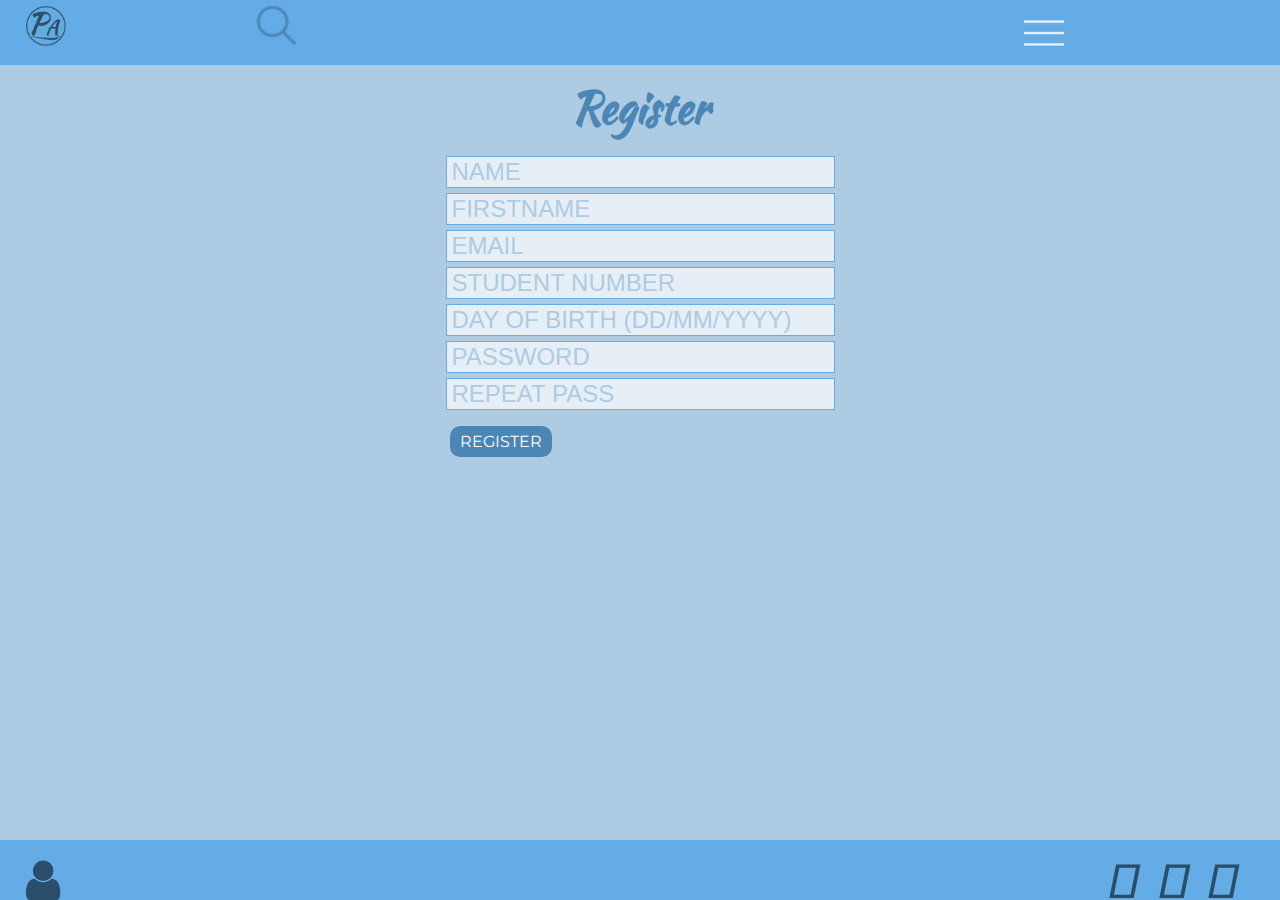
<file: register.html>
<!doctype html><html lang=nl-be dir=ltr prefix="og: http://ogp.me/ns#"><meta charset=UTF-8><meta http-equiv=X-UA-Compatible content="IE=edge,chrome=1"><meta name=viewport content="width=device-width,initial-scale=1,maximum-scale=1"><title>Register | New Media Development | Artevelde University College Ghent</title><meta name=description content="We educate future talents in Design for Print and Non-Print, Web- and App Development, Audio and Video Production, 2D- 3D Animations, Printing and Packaging and the whole Management of those Workflows."><meta name=description content="HTML5, CSS3, JavaScript, Sass, Handlebars, Gulp, Babel"><meta name=author content="Artevelde University College Ghent - Bachelor in the Graphical and Digital Media | New Media Development"><meta name=copyright content="Copyright 2010-17 Artevelde University College Ghent. All Rights Reserved."><meta property=og:type content=website><meta property=og:title content=">Mobile Development I | New Media Development | Artevelde University College Ghent"><meta property=og:description content="We educate future talents in Design for Print and Non-Print, Web- and App Development, Audio and Video Production, 2D- 3D Animations, Printing and Packaging and the whole Management of those Workflows."><meta property=og:url content=http://www.gdm.gent/ ><meta property=og:site_name content="Mobile Development I"><meta property=og:image content=assets/images/ahs.png><meta property=og:image:width content=129><meta property=og:image:height content=129><link rel=author type=text/plain href=/humans.txt><link rel=dns-prefetch href=//cdnjs.cloudflare.com><link rel=dns-prefetch href=//cdn.jsdelivr.net><link rel=dns-prefetch href=//fonts.googleapis.com><link rel=apple-touch-icon sizes=180x180 href=assets/images/icons/apple-touch-icon.png><link rel=icon type=image/png href=assets/images/icons/favicon-32x32.png sizes=32x32><link rel=icon type=image/png href=assets/images/icons/favicon-16x16.png sizes=16x16><link rel=manifest href=assets/images/icons/manifest.json><link rel=mask-icon href=assets/images/icons/safari-pinned-tab.svg color=#ee9900><link rel="shortcut icon" href=assets/images/icons/favicon.ico><meta name=apple-mobile-web-app-title content=GDM><meta name=application-name content=GDM><meta name=msapplication-config content=assets/images/icons/browserconfig.xml><meta name=theme-color content=#ffffff><link rel=stylesheet media=all href=assets/css/main.css><link rel=stylesheet href=https://use.fontawesome.com/releases/v5.2.0/css/all.css integrity=sha384-hWVjflwFxL6sNzntih27bfxkr27PmbbK/iSvJ+a4+0owXq79v+lsFkW54bOGbiDQ crossorigin=anonymous><div id=navigation><nav><div class=cross><a href=#><img src=assets/images/nav/cross.png alt=""></a></div><div class=clearfix></div><ul><li><a href=index.html>HOME</a></li><hr><li><a href=blog.html>BLOGS</a></li><hr><li><a class=profileBtnNav href=html/profile.html>PROFILE</a></li><hr><li><a href=projects.html>PROJECTS</a></li><hr><li><a href=contact.html>CONTACT</a></li><hr></ul></nav></div><div id=container><header><div class=logo><a href=index.html><img src=assets/images/nav/logo.png alt=""></a></div><div class=search><img src=assets/images/nav/search.png alt=""></div><div class=hamburger><img src=assets/images/nav/hamburger.png alt=""></div></header></div><main><div id=container><h1>Register</h1><form action=""><div class=registerInput><input placeholder=NAME id=surname> <span class=error id=error__surname></span> <input placeholder=FIRSTNAME id=firstname> <span class=error id=error__firstname></span> <input placeholder=EMAIL id=email> <span class=error id=error__email></span> <input placeholder="STUDENT NUMBER" id=studentnr> <span class=error id=error__studentnr></span> <input placeholder="DAY OF BIRTH (DD/MM/YYYY)" id=dayofbirth> <span class=error id=error__dayofbirth></span> <input type=password placeholder=PASSWORD id=password> <span class=error id=error__password></span> <input type=password placeholder="REPEAT PASS" id=password-repeat> <span class=error id=error__password-repeat></span></div><div class=registerBtn><a href=# class=lg-btn id=registerBtn>Register</a></div></form></div></main><footer><div class=footerContainer><div class=userControls><a href=profile.html class=profile-btn><i class="fa fa-user fa-3x" aria-hidden=true></i></a></div><div class=socialMediaLinks><a href=https://www.facebook.com/GrafischeendigitalemediaArteveldehogeschool/ target=_blank class=facebook-btn><i class="fab fa-facebook fa-3x" aria-hidden=true></i></a> <a href=https://www.instagram.com/explore/locations/487127602/grafische-en-digitale-media-arteveldehogeschool/ target=_blank class=instagram-btn><i class="fab fa-instagram fa-3x" aria-hidden=true></i></a> <a href=https://twitter.com/arteveldegdm target=_blank class=twitter-btn><i class="fab fa-twitter-square fa-3x" aria-hidden=true></i></a></div></div></footer><script src=assets/js/main.min.js></script><script>(function(i,s,o,g,r,a,m){i['GoogleAnalyticsObject']=r;i[r]=i[r]||function(){
      (i[r].q=i[r].q||[]).push(arguments)},i[r].l=1*new Date();a=s.createElement(o),
      m=s.getElementsByTagName(o)[0];a.async=1;a.src=g;m.parentNode.insertBefore(a,m)
      })(window,document,'script','//www.google-analytics.com/analytics.js','ga');
      ga('create', 'UA-XXXXX-X', 'auto');
      ga('send', 'pageview');</script>
</file>
<file: sassdocs/assets/css/main.css>
.container:after,.header:after,.searchbar:after{content:"";display:table;clear:both}.visually-hidden{width:1px;height:1px;position:absolute;padding:0;margin:-1px;overflow:hidden;clip:rect(0 0 0 0);border:0}.sidebar__title{text-overflow:ellipsis;overflow:hidden;white-space:nowrap}code[class*='language-'],pre[class*='language-']{color:black;text-shadow:0 1px white;font-family:Consolas, Monaco, 'Andale Mono', monospace;direction:ltr;text-align:left;white-space:pre;word-spacing:normal;word-break:normal;-moz-tab-size:4;-o-tab-size:4;tab-size:4;-webkit-hyphens:none;-moz-hyphens:none;-ms-hyphens:none;hyphens:none}pre[class*='language-']::-moz-selection,pre[class*='language-'] ::-moz-selection,code[class*='language-']::-moz-selection,code[class*='language-'] ::-moz-selection{text-shadow:none;background:#b3d4fc}pre[class*='language-']::selection,pre[class*='language-'] ::selection,code[class*='language-']::selection,code[class*='language-'] ::selection{text-shadow:none;background:#b3d4fc}@media print{code[class*='language-'],pre[class*='language-']{text-shadow:none}}pre[class*='language-']{padding:1em;margin:.5em 0;overflow:auto}:not(pre)>code[class*='language-'],pre[class*='language-']{background:white}:not(pre)>code[class*='language-']{padding:.1em;border-radius:.3em}.token.comment,.token.prolog,.token.doctype,.token.cdata{color:slategray}.token.punctuation{color:#999}.namespace{opacity:.7}.token.property,.token.tag,.token.boolean,.token.number,.token.constant,.token.symbol{color:#905}.token.selector,.token.attr-name,.token.string,.token.builtin{color:#690}.token.operator,.token.entity,.token.url,.language-css .token.string,.style .token.string,.token.variable{color:#a67f59;background:rgba(255,255,255,0.5)}.token.atrule,.token.attr-value,.token.keyword{color:#07a}.token.regex,.token.important{color:#e90}.token.important{font-weight:bold}.token.entity{cursor:help}html{-webkit-box-sizing:border-box;-moz-box-sizing:border-box;box-sizing:border-box}*,*::after,*::before{-webkit-box-sizing:inherit;-moz-box-sizing:inherit;box-sizing:inherit}body{font:1em/1.35 "Open Sans","Helvetica Neue Light","Helvetica Neue","Helvetica","Arial",sans-serif;overflow:auto;margin:0}a{transition:0.15s;text-decoration:none;color:#dd5a6f}a:hover,a:hover code{color:#333}table p{margin:0 0 0.5rem}:not(pre)>code{color:#dd5a6f;white-space:nowrap;font-weight:normal}@media (max-width: 800px){table,tbody,tr,td,th{display:block}thead{width:1px;height:1px;position:absolute;padding:0;margin:-1px;overflow:hidden;clip:rect(0 0 0 0);border:0}tr{padding-bottom:1em;margin-bottom:1em;border-bottom:2px solid #ddd}td::before,th::before{content:attr(data-label) ": ";text-transform:capitalize;font-weight:bold}td p,th p{display:inline}}.layout-toggle{display:none}@media (min-width: 801px){.layout-toggle{position:absolute;top:8px;left:20px;font-size:2em;cursor:pointer;color:white;display:block}}@media (min-width: 801px){.sidebar-closed .sidebar{-webkit-transform:translateX(-280px);-ms-transform:translateX(-280px);transform:translateX(-280px)}.sidebar-closed .main{padding-left:0}.sidebar-closed .header{left:0}}.list-unstyled{padding-left:0;list-style:none;line-height:1.5;margin-top:0;margin-bottom:1.5rem}.list-inline li{display:inline-block}.container{max-width:100%;width:1170px;margin:0 auto;padding:0 2rem}.relative{position:relative}.clear{clear:both}.header{position:fixed;top:0;right:0;left:280px;box-shadow:0 2px 5px rgba(0,0,0,0.26);padding:1em 0;background:#dd5a6f;color:#e0e0e0;z-index:4000}@media (max-width: 800px){.header{left:0}}@media (min-width: 801px){.header{transition:0.2s cubic-bezier(0.215, 0.61, 0.355, 1)}}.header__title{font-weight:500;text-align:center;margin:0 0 0.5em 0}.header__title a{color:#e0e0e0}@media (min-width: 801px){.header__title{float:left;font-size:1em;margin-top:.25em;margin-bottom:0}}.searchbar{display:inline-block;float:right}@media (max-width: 800px){.searchbar{display:block;float:none}}.searchbar__form{float:right;position:relative}@media (max-width: 800px){.searchbar__form{float:none}}@media (min-width: 801px){.searchbar__form{min-width:15em}}.searchbar__field{border:none;padding:0.5em;font-size:1em;margin:0;width:100%;box-shadow:0 1.5px 4px rgba(0,0,0,0.24),0 1.5px 6px rgba(0,0,0,0.12);border:1px solid #e0e0e0}.searchbar__suggestions{position:absolute;top:100%;right:0;left:0;box-shadow:0 1.5px 4px rgba(0,0,0,0.24),0 1.5px 6px rgba(0,0,0,0.12);border:1px solid #e0e0e0;background:white;padding:0;margin:0;list-style:none;z-index:2}.searchbar__suggestions:empty{display:none}.searchbar__suggestions .selected{background:#ddd}.searchbar__suggestions li{border-bottom:1px solid #e0e0e0}.searchbar__suggestions li:last-of-type{border:none}.searchbar__suggestions a{display:block;padding:0.5em;font-size:0.9em}.searchbar__suggestions a:hover,.searchbar__suggestions a:active,.searchbar__suggestions a:focus{background:#e0e0e0}.searchbar__suggestions code{margin-right:.5em}@media (min-width: 801px){.sidebar{position:fixed;top:0;bottom:0;left:0;overflow:auto;box-shadow:1px 0 1.5px rgba(0,0,0,0.12);width:280px;z-index:2;border-right:1px solid #e0e0e0;transition:0.2s cubic-bezier(0.215, 0.61, 0.355, 1)}}@media (max-width: 800px){.sidebar{margin-top:4em}}.sidebar__annotation{color:#5c4863}.sidebar__item{font-size:0.9em}.sidebar__item a{padding:0.5em 4.5em;display:block;text-decoration:none;color:#333}.sidebar__item:hover,.sidebar__item:active,.sidebar__item:focus{background:#e0e0e0}.sidebar__item.is-collapsed+*{display:none}.sidebar__item--heading{padding:1em 1.5em}.sidebar__item--heading a{font-weight:bold}.sidebar__item--sub-heading{padding:0.5em 2.5em}.sidebar__item--sub-heading a{color:#888}.sidebar__item--heading,.sidebar__item--sub-heading{position:relative}.sidebar__item--heading:after,.sidebar__item--sub-heading:after{position:absolute;top:50%;right:2em;content:'\25BC';margin-top:-0.5em;color:#ddd;font-size:0.7em}.sidebar__item--heading.is-collapsed:after,.sidebar__item--sub-heading.is-collapsed:after{content:'\25B6'}.sidebar__item--heading a,.sidebar__item--sub-heading a{padding:0;display:inline}.sidebar__description{color:#e0e0e0;padding-right:2em}.sidebar__header{border-bottom:1px solid #e0e0e0}.sidebar__title{font-size:1em;margin:0;padding:1.45em}.btn-toggle{background:#EFEFEF;border:none;border-bottom:1px solid #e0e0e0;display:block;padding:1em;width:100%;cursor:pointer;color:#999;font-weight:bold;margin:0;transition:0.15s ease-out}.btn-toggle:hover,.btn-toggle:active,.btn-toggle:focus{background:#DFDFDF}.main{background:#f9f9f9;position:relative}@media (min-width: 801px){.main{transition:0.2s cubic-bezier(0.215, 0.61, 0.355, 1);padding-left:280px;padding-top:4em;min-height:45em}}.main__section{margin-top:5em;border-top:5px solid rgba(92,72,99,0.2)}.header+.main__section{margin-top:0;border-top:none}.main__heading,.main__heading--secondary{padding:1em 0;margin-top:0}@media (min-width: 801px){.main__heading,.main__heading--secondary{padding:2em 0 0}}.main__heading{color:#5c4863;font-size:3.5em;text-align:center;border-bottom:5px solid rgba(92,72,99,0.2);padding-bottom:.5em;margin-bottom:1em;background:rgba(92,72,99,0.1)}.main__heading--secondary{font-size:3em;color:#dd5a6f;text-transform:uppercase;font-weight:bold;padding-top:0;margin-bottom:-3rem;position:relative}.main__heading--secondary .container{overflow:hidden;white-space:nowrap;text-overflow:ellipsis}.main__heading--secondary::before{content:'';position:absolute;left:0;right:0;bottom:0.15em;height:0.2em;background-color:#dd5a6f}.footer{background:#e0e0e0;padding:1em 0}.footer .container{position:relative}.footer__project-info{float:left}.footer__watermark{position:absolute;right:0;top:-0.7em}.footer__watermark img{display:block;max-width:7em}.project-info__name,.project-info__version,.project-info__license{display:inline-block}.project-info__version,.project-info__license{color:#555}.project-info__license{text-indent:-0.25em}.main__section{margin-bottom:4.5rem}.item__heading{color:#333;margin:4.5rem 0 1.5rem 0;position:relative;font-size:2em;font-weight:300;float:left}.item__name{color:#dd5a6f}.item__example{margin-bottom:1.5rem}.item__example,.item__code{box-shadow:0 1.5px 4px rgba(0,0,0,0.24),0 1.5px 6px rgba(0,0,0,0.12);border:1px solid #e0e0e0;word-wrap:break-word;line-height:1.42}.item__code{padding-right:7em;clear:both;cursor:pointer}.item__code--togglable::after{position:absolute;right:0;bottom:-2.5em;-ms-filter:"progid:DXImageTransform.Microsoft.Alpha(Opacity=0)";opacity:0;color:#c4c4c4;font-size:0.8em;transition:0.2s ease-out}.item__code--togglable:hover::after,.item__code--togglable:active::after,.item__code--togglable:focus::after{-ms-filter:"progid:DXImageTransform.Microsoft.Alpha(Opacity=100)";opacity:1}.item__code--togglable[data-current-state='expanded']::after{content:'Click to collapse.'}.item__code--togglable[data-current-state='collapsed']::after{content:'Click to expand.'}.example__description{padding:1em;background:#EFEFEF}.example__description p{margin:0}.example__code[class*='language-']{margin:0}.item__anchor{font-size:0.6em;color:#eeafb9}@media (min-width: 801px){.item__anchor{position:absolute;right:101%;bottom:0.25em;-ms-filter:"progid:DXImageTransform.Microsoft.Alpha(Opacity=0)";opacity:0}.item:hover .item__anchor{-ms-filter:"progid:DXImageTransform.Microsoft.Alpha(Opacity=100)";opacity:1}}.item__deprecated{display:inline-block;overflow:hidden;margin-top:5.5em;margin-left:1em}.item__deprecated strong{float:left;color:#c00;text-transform:uppercase}.item__deprecated p{float:left;margin:0;padding-left:0.5em}.item__type{color:#ddd;text-transform:capitalize;font-size:0.75em}.item__alias,.item__aliased{color:#ddd;font-size:0.8em}.item__sub-heading{color:#333;margin-top:0;margin-bottom:1.5rem;font-size:1.2em}.item__parameters{width:100%;margin-bottom:1em;border-collapse:collapse}.item__parameters thead th{vertical-align:bottom;border-bottom:2px solid #ddd;border-top:none;text-align:left;color:#707070}.item__parameters tbody th{text-align:left}.item__parameters td,.item__parameters th{padding:0.5em 0.5em 0.5em 0;vertical-align:top}@media (min-width: 801px){tbody>.item__parameter:first-of-type>td{border-top:none}.item__parameters td,.item__parameters th{border-top:1px solid #ddd}}.item__access{text-transform:capitalize;color:#5c4863;font-size:0.8em}.item__since{float:right;padding-top:0.9em;color:#c4c4c4;margin-bottom:1em}.item__source-link{position:absolute;top:1px;right:1px;background:white;padding:1em;z-index:2;color:#c4c4c4}.item__cross-type{color:#4d4d4d;font-family:'Consolas', 'Monaco', 'Andale Mono', monospace;font-size:0.8em}.item__description{margin-bottom:1.5rem}li.item__description{margin-bottom:0}.item__description--inline>*{display:inline-block;margin:0}.item__code-wrapper{position:relative;clear:both;margin-bottom:1.5rem}.color-preview--inline{padding:2px 4px;border:1px solid rgba(0,0,0,0.1);border-radius:3px}.color-preview--block{width:2em;height:2em;position:absolute;top:140%;right:0;top:calc(100% + 20px);border:1px solid rgba(0,0,0,0.1);border-radius:3px}
</file>
